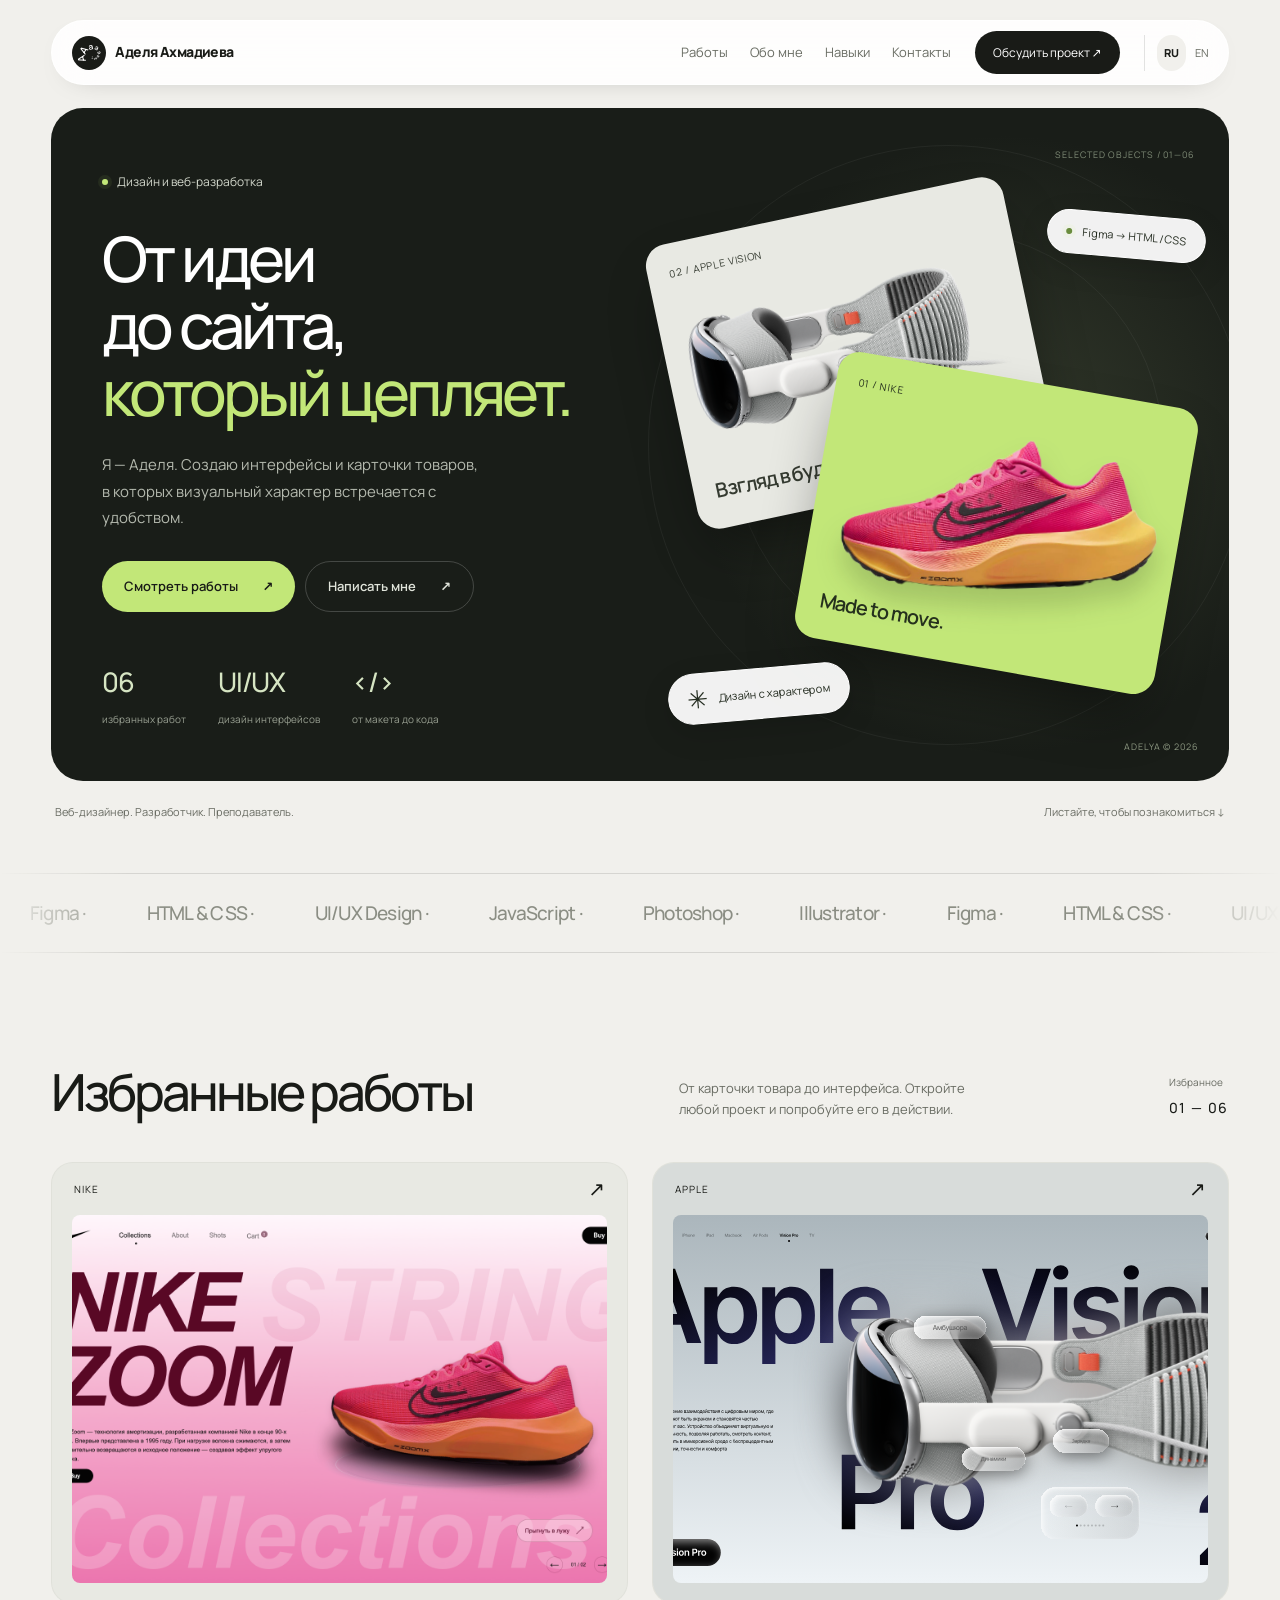
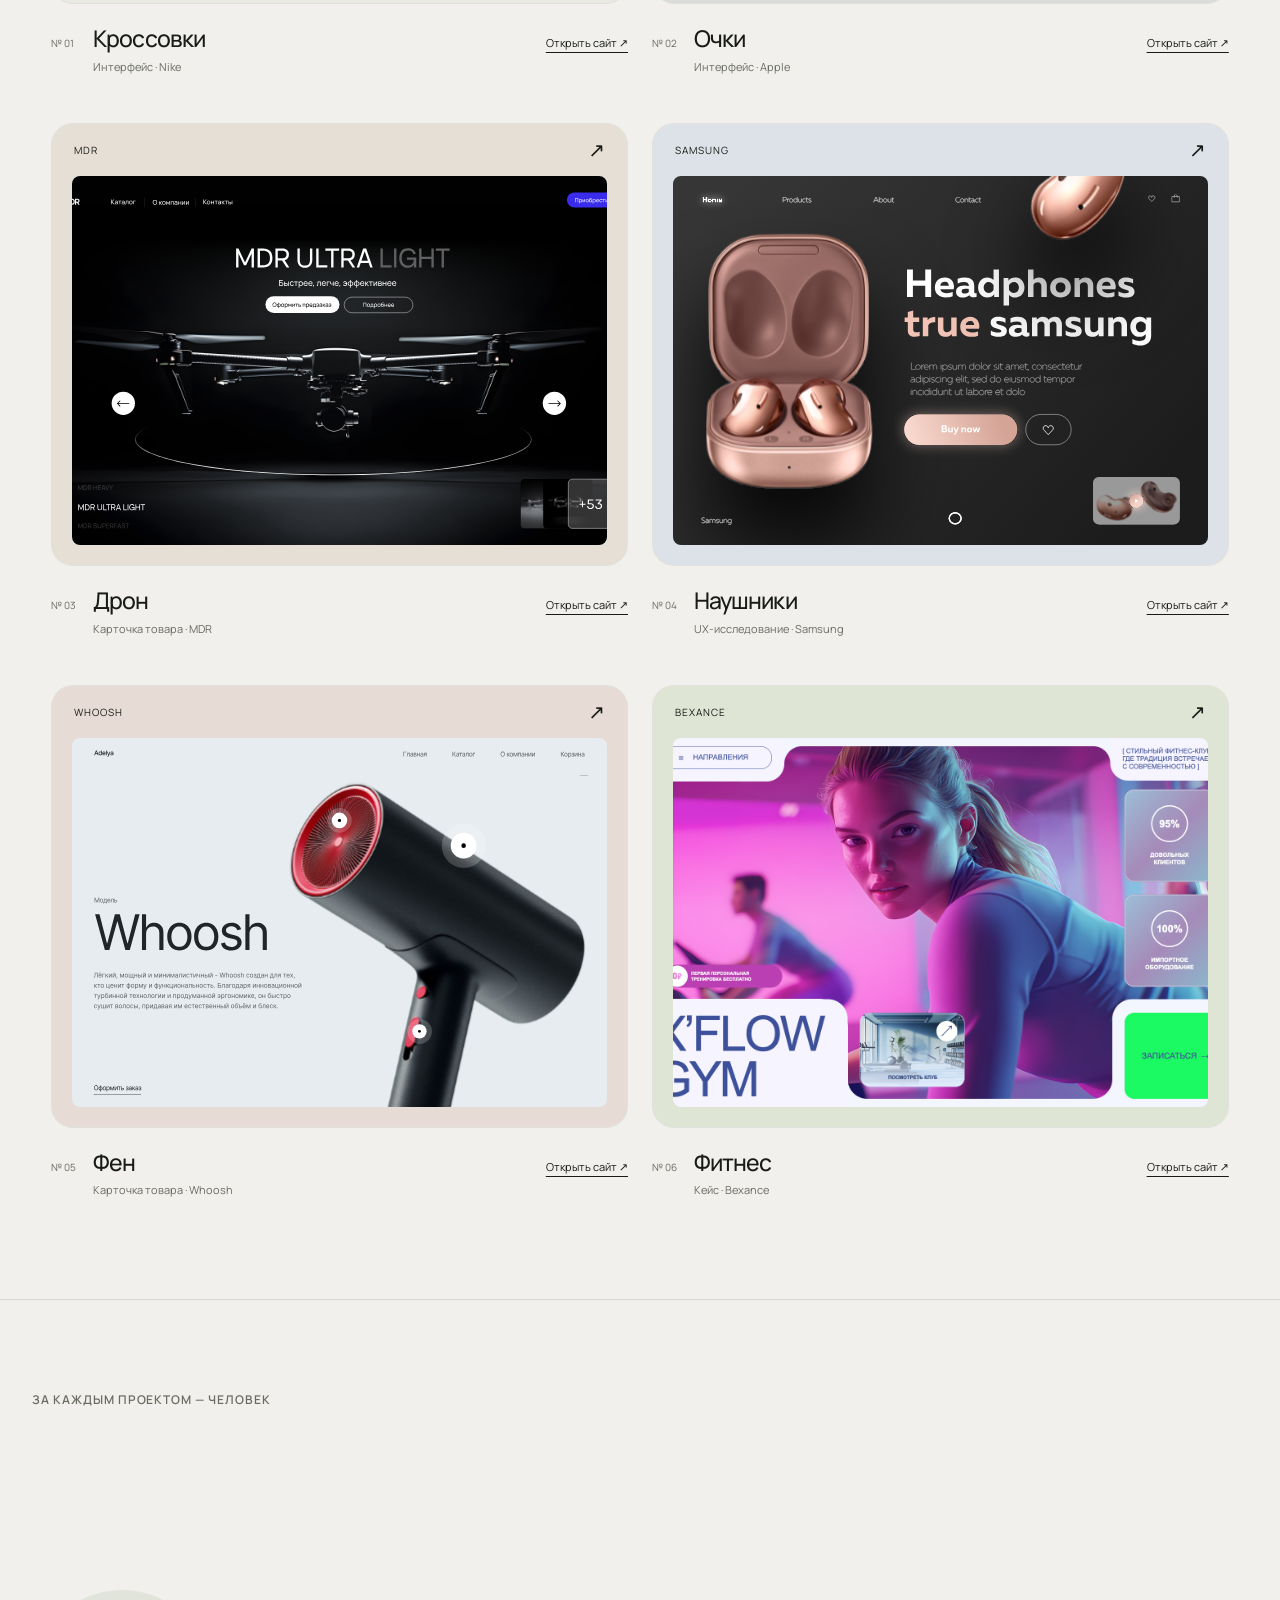
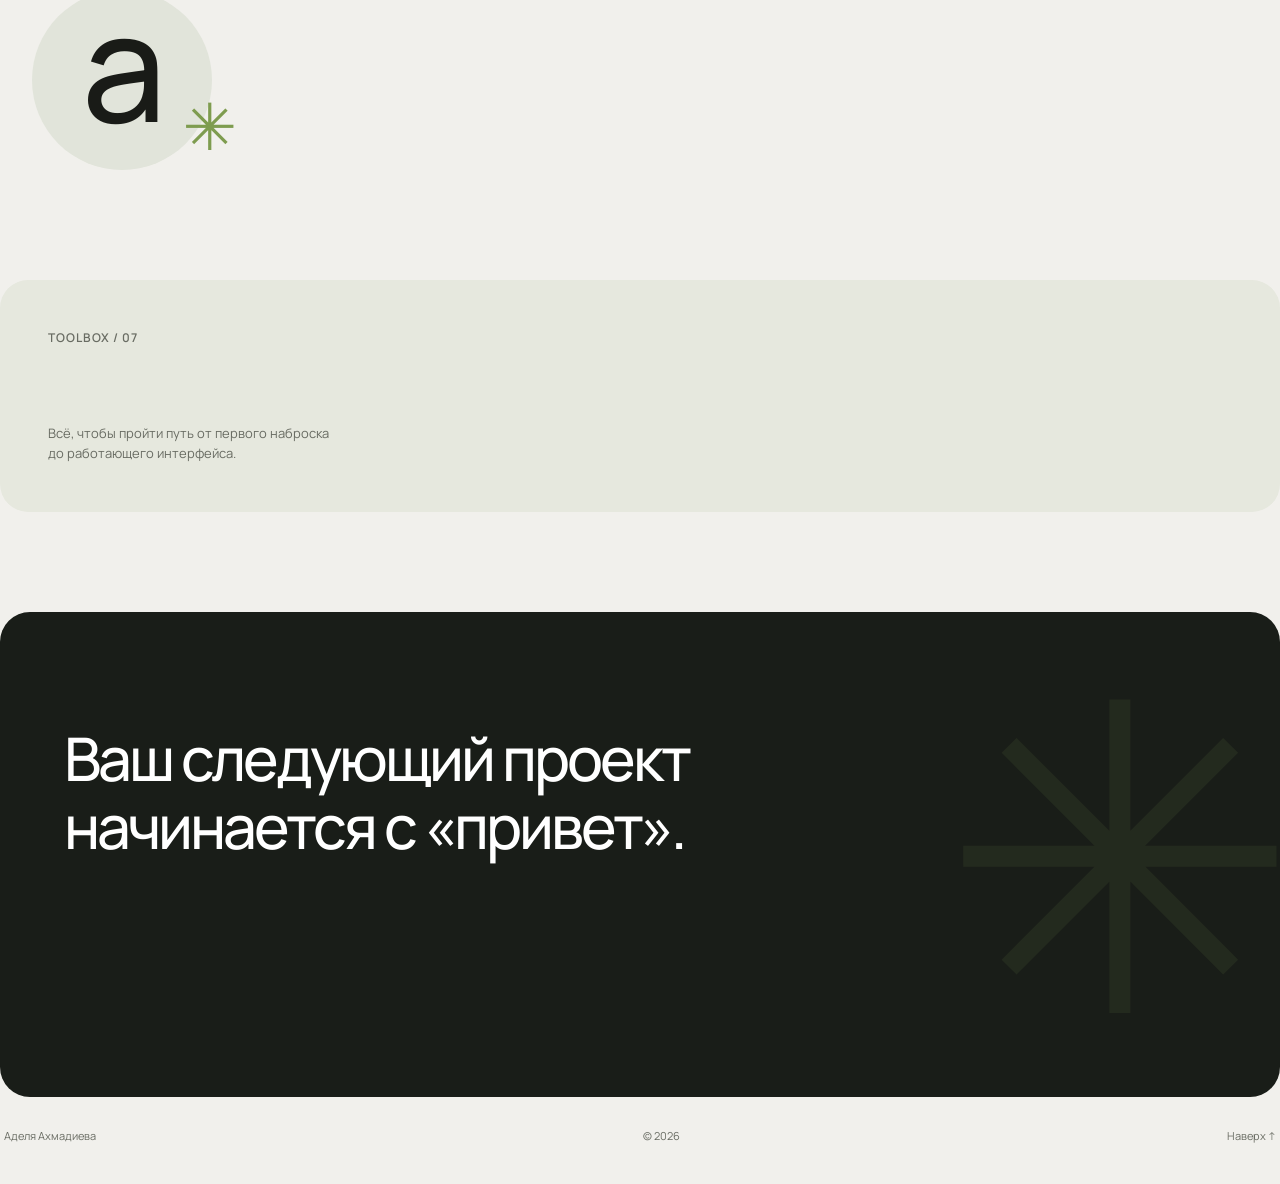
<file: index.html>
<!doctype html>
<html lang="ru">
<head>
  <meta charset="utf-8">
  <meta name="viewport" content="width=device-width, initial-scale=1">
  <title>Аделя Ахмадиева — веб-дизайн и разработка</title>
  <meta name="description" content="Портфолио Адели Ахмадиевой: веб-дизайн, интерфейсы, карточки товаров и HTML/CSS-разработка.">
  <link rel="icon" type="image/svg+xml" href="logo.svg">
  <link rel="stylesheet" href="fonts.css">
  <link rel="stylesheet" href="styles.css">
</head>
<body>
  <a class="skip-link" href="#main" data-i18n="skip">К содержимому</a>

  <div id="top"></div>
  <header class="header">
    <a class="logo" href="#top" aria-label="Аделя Ахмадиева">
      <svg class="logo__mark" viewBox="0 0 100 100" aria-hidden="true">
        <circle cx="50" cy="50" r="50" fill="#5C0627"/>
        <g transform="translate(50 50) scale(1.111) translate(-39.79 -42.83)" fill="#FFFFFF" font-family="Unbounded, Arial, sans-serif" font-weight="600">
          <text x="19.09" y="58.28" font-size="27.00" transform="rotate(255.0 19.09 58.28)" text-anchor="middle" dominant-baseline="central">А</text>
          <text x="25.94" y="34.17" font-size="27.00" transform="rotate(303.3 25.94 34.17)" text-anchor="middle" dominant-baseline="central">А</text>
          <text x="45.12" y="24.87" font-size="22.00" transform="rotate(349.0 45.12 24.87)" text-anchor="middle" dominant-baseline="central">а</text>
          <text x="60.22" y="30.06" font-size="17.60" transform="rotate(387.1 60.22 30.06)" text-anchor="middle" dominant-baseline="central">а</text>
          <text x="66.95" y="40.98" font-size="14.08" transform="rotate(422.0 66.95 40.98)" text-anchor="middle" dominant-baseline="central">а</text>
          <text x="65.95" y="51.25" font-size="11.26" transform="rotate(454.5 65.95 51.25)" text-anchor="middle" dominant-baseline="central">а</text>
          <text x="60.39" y="57.47" font-size="9.01" transform="rotate(485.7 60.39 57.47)" text-anchor="middle" dominant-baseline="central">а</text>
          <text x="53.76" y="58.83" font-size="7.21" transform="rotate(516.9 53.76 58.83)" text-anchor="middle" dominant-baseline="central">а</text>
          <text x="48.86" y="56.30" font-size="5.77" transform="rotate(550.2 48.86 56.30)" text-anchor="middle" dominant-baseline="central">а</text>
          <text x="47.54" y="52.05" font-size="4.61" transform="rotate(590.2 47.54 52.05)" text-anchor="middle" dominant-baseline="central">а</text>
        </g>
      </svg>
      <span class="logo__name" data-i18n="name">Аделя Ахмадиева</span>
    </a>
    <nav class="nav" id="navigation" aria-label="Основная навигация">
      <a href="#works" data-i18n="navWorks">Работы</a>
      <a href="#about" data-i18n="navAbout">Обо мне</a>
      <a href="#skills" data-i18n="navSkills">Навыки</a>
      <a href="#contact" data-i18n="navContact">Контакты</a>
    </nav>
    <a class="header__contact" href="#contact" data-i18n="discuss">Обсудить проект ↗</a>
    <div class="lang" role="group" aria-label="Language">
      <button type="button" data-lang="ru" aria-pressed="true">RU</button>
      <button type="button" data-lang="en" aria-pressed="false">EN</button>
    </div>
    <button class="menu-toggle" type="button" aria-controls="navigation" aria-expanded="false" aria-label="Открыть меню"><span></span><span></span></button>
  </header>

  <main id="main">
    <section class="hero" aria-labelledby="hero-title">
      <div class="hero__slab">
        <div class="hero__copy">
          <p class="hero__kicker"><span class="status-dot"></span><span data-i18n="kicker">Дизайн и веб-разработка</span></p>
          <h1 class="hero__title" id="hero-title"><span data-i18n="hero1">От идеи</span> <span data-i18n="hero2">до сайта,</span> <span class="hero__accent" data-i18n="hero3">который цепляет.</span></h1>
          <p class="hero__intro" data-i18n="intro">Я — Аделя. Создаю интерфейсы и карточки товаров, в которых визуальный характер встречается с удобством.</p>
          <div class="hero__actions">
            <a class="button button--lime" href="#works"><span data-i18n="cta">Смотреть работы</span><span aria-hidden="true">↗</span></a>
            <a class="button button--ghost" href="https://t.me/akh_ar" target="_blank" rel="noopener"><span data-i18n="write">Написать мне</span><span aria-hidden="true">↗</span></a>
          </div>
          <div class="hero__facts"><div><strong>06</strong><span data-i18n="factWorks">избранных работ</span></div><div><strong>UI/UX</strong><span data-i18n="factDesign">дизайн интерфейсов</span></div><div><strong>&lt;/&gt;</strong><span data-i18n="factCode">от макета до кода</span></div></div>
        </div>
        <div class="hero__visual" aria-hidden="true">
          <div class="orbit orbit--one"></div><div class="orbit orbit--two"></div>
          <span class="visual-label">SELECTED OBJECTS / 01—06</span>
          <div class="object-card object-card--vision"><span>02 / APPLE VISION</span><img src="demos/assets/vision.png" alt="" fetchpriority="high"><b>Взгляд в будущее.</b></div>
          <div class="object-card object-card--nike"><span>01 / NIKE</span><img src="demos/assets/nike-shoe.png" alt="" fetchpriority="high"><b>Made to move.</b></div>
          <div class="floating-tag floating-tag--top"><span class="status-dot"></span>Figma → HTML / CSS</div>
          <div class="floating-tag floating-tag--bottom"><span class="spark">✳</span><span data-i18n="visualTag">Дизайн с характером</span></div>
          <span class="visual-coordinate">ADELYA © <span class="current-year"></span></span>
        </div>
      </div>
      <div class="hero__caption"><span data-i18n="heroCaption">Веб-дизайнер. Разработчик. Преподаватель.</span><a href="#works"><span data-i18n="scroll">Листайте, чтобы познакомиться</span> ↓</a></div>
    </section>

    <!-- MARQUEE -->
    <div class="marquee" aria-hidden="true">
      <div class="marquee__track" id="marquee"></div>
    </div>

    <!-- WORKS -->
    <section class="works" id="works">
      <div class="works__sticky">
        <div class="works__head">
          <h2 class="section-title reveal" data-i18n="worksTitle">Избранные работы</h2>
          <p class="works__hint reveal" style="--i:1" data-i18n="worksHint">От карточки товара до интерфейса. Откройте любой проект и попробуйте его в действии.</p>
          <span class="works__total"><span data-i18n="selected">Избранное</span> <b>01 — 06</b></span>
        </div>
        <div class="works__track" id="track" role="region" aria-label="Работы / Portfolio"></div>
      </div>
    </section>

    <!-- ABOUT -->
    <section class="about" id="about">
      <div class="about__heading"><span class="eyebrow" data-i18n="aboutKicker">За каждым проектом — человек</span><h2 class="section-title reveal" data-i18n="aboutTitle">Привет, я Аделя.</h2><div class="about__monogram" aria-hidden="true">а<span>✳</span></div></div><div class="about__content">
      <p class="about__lead reveal" style="--i:1" data-i18n="aboutLead">Рисую макеты в Figma и верстаю их на HTML и CSS. Работаю в штате и на фрилансе, а ещё учу детей основам веб-разработки.</p>
      <ol class="principles">
        <li class="reveal" style="--i:1">
          <span class="principles__num">01</span>
          <h3 data-i18n="p1Title">В найме</h3>
          <p data-i18n="p1Text">Интерфейсы и сайты в роли штатного специалиста.</p>
        </li>
        <li class="reveal" style="--i:2">
          <span class="principles__num">02</span>
          <h3 data-i18n="p2Title">Фриланс</h3>
          <p data-i18n="p2Text">Проекты для блогеров и экспертов.</p>
        </li>
        <li class="reveal" style="--i:3">
          <span class="principles__num">03</span>
          <h3 data-i18n="p3Title">Преподаю</h3>
          <p data-i18n="p3Text">Основы веб-разработки для детей.</p>
        </li>
      </ol>
      </div>
    </section>

    <!-- SKILLS -->
    <section class="skills" id="skills">
      <div class="skills__heading"><span class="eyebrow">TOOLBOX / 07</span><h2 class="section-title reveal" data-i18n="skillsTitle">Мои инструменты</h2><p data-i18n="skillsIntro">Всё, чтобы пройти путь от первого наброска до работающего интерфейса.</p></div>
      <ul class="skills__list">
        <li class="reveal" style="--i:0">HTML</li>
        <li class="reveal" style="--i:1">CSS</li>
        <li class="reveal" style="--i:2">JavaScript</li>
        <li class="reveal" style="--i:3">Figma</li>
        <li class="reveal" style="--i:4">Adobe Photoshop</li>
        <li class="reveal" style="--i:5">Adobe Illustrator</li>
        <li class="reveal" style="--i:6">UI/UX</li>
      </ul>
    </section>

    <!-- CONTACT -->
    <section class="contact" id="contact">
      <p class="contact__kicker reveal" data-i18n="contactKicker">Давайте создадим что-то классное.</p>
      <h2 class="contact__title" data-i18n="contactTitle">Ваш следующий проект<br>начинается с «привет».</h2>
      <a class="contact__big reveal" style="--i:1" href="mailto:adelya0803@list.ru">adelya0803@list.ru</a>
      <div class="contact__decoration" aria-hidden="true">✳</div>
      <div class="contact__links reveal" style="--i:2">
        <a href="https://t.me/akh_ar" target="_blank" rel="noopener">Telegram <span aria-hidden="true">↗</span></a>
        <a href="https://vk.ru/id670617482" target="_blank" rel="noopener">VK <span aria-hidden="true">↗</span></a>
      </div>
    </section>
  </main>

  <footer class="footer">
    <span data-i18n="name">Аделя Ахмадиева</span>
    <span>© <span id="year"></span></span>
    <a href="#top" data-i18n="toTop">Наверх ↑</a>
  </footer>

  <!-- LIGHTBOX -->
  <div class="lightbox" id="lightbox" hidden role="dialog" aria-modal="true" aria-labelledby="lbTitle">
    <div class="lightbox__head">
      <p class="lightbox__label"><span id="lbNum"></span><b id="lbTitle"></b><span id="lbMeta"></span></p>
      <div class="lightbox__controls">
        <button type="button" id="lbPrev" aria-label="Предыдущая работа">←</button>
        <button type="button" id="lbNext" aria-label="Следующая работа">→</button>
        <button type="button" id="lbClose" aria-label="Закрыть">✕</button>
      </div>
    </div>
    <div class="lightbox__body" id="lbBody"></div>
  </div>


  <noscript><p class="noscript-note">Для интерактивной галереи включите JavaScript. <a href="demos/nike.html">Nike</a> · <a href="demos/vision.html">Apple Vision</a> · <a href="demos/drone.html">MDR</a> · <a href="demos/buds.html">Samsung</a> · <a href="demos/dryer.html">Whoosh</a> · <a href="demos/fitness.html">Bexance</a></p></noscript>
  <script src="script.js"></script>
</body>
</html>
</file>
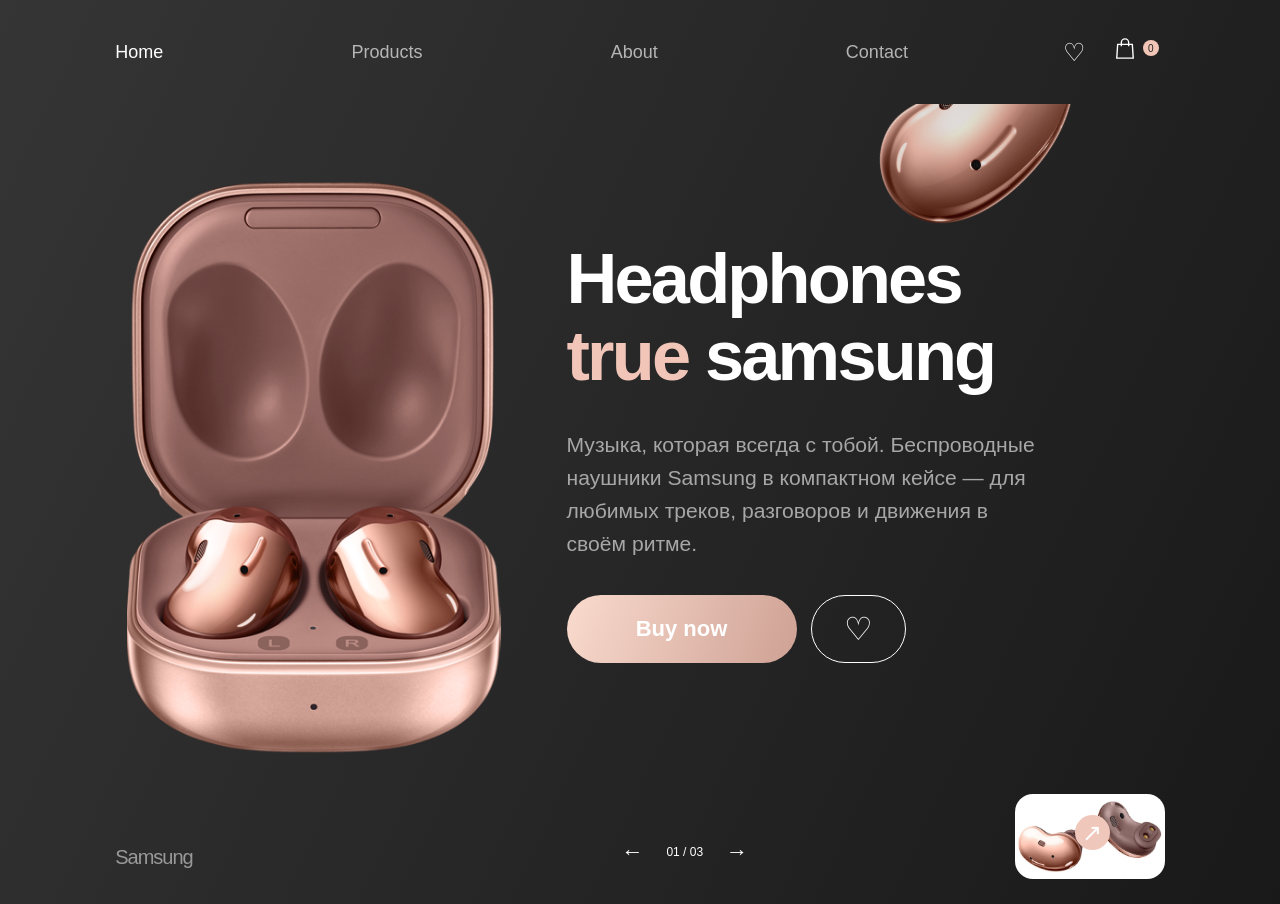
<file: demos/buds.html>
<!doctype html>
<html lang="ru"><head><meta charset="utf-8"><meta name="viewport" content="width=device-width,initial-scale=1"><meta name="color-scheme" content="light"><title>Samsung Headphones — Аделя Ахмадиева</title><link rel="stylesheet" href="demo.css"><script src="demo.js" defer></script></head><body class="buds" data-project="buds">

<header class="site-nav"><nav aria-label="Меню Samsung"><button class="active" data-action="home">Home</button><button data-action="catalog">Products</button><button data-action="about">About</button><button data-action="contact">Contact</button></nav><div class="action-row"><button class="icon-button" data-action="favorites" aria-label="Избранное">♡</button><button class="icon-button" data-action="cart" aria-label="Корзина"><svg width="22" height="24" viewBox="0 0 24 26" fill="none" aria-hidden="true"><path d="M4 8h16l1 15H3L4 8Z" stroke="currentColor" stroke-width="1.5"/><path d="M8 10V6a4 4 0 0 1 8 0v4" stroke="currentColor" stroke-width="1.5"/></svg> <span class="cart-count">0</span></button></div></header>
<main class="buds-hero"><button class="buds-product image-button" data-action="gallery" aria-label="Рассмотреть наушники Samsung"><img class="main-product" src="assets/buds-case.png" alt="Бронзовые наушники Samsung в открытом кейсе"></button><div class="buds-content"><h1>Headphones<br><span>true</span> samsung</h1><p>Музыка, которая всегда с тобой. Беспроводные наушники Samsung в компактном кейсе — для любимых треков, разговоров и движения в своём ритме.</p><div class="action-row"><button class="pill peach" data-action="buy">Buy now</button><button class="pill outline favorite-button" data-action="favorite" aria-label="Добавить в избранное" aria-pressed="false">♡</button></div></div><img class="buds-floating" src="assets/buds-single.png" alt="" aria-hidden="true"><span class="buds-brand">Samsung</span><div class="buds-pager"><button data-action="previous" aria-label="Предыдущее изображение">←</button><span data-slide-label>01 / 03</span><button data-action="next" aria-label="Следующее изображение">→</button></div><button class="buds-preview" data-action="gallery" aria-label="Обзор наушников"><img src="assets/buds-gallery.png" alt="Наушники с двух сторон"><span>↗</span></button></main><dialog id="demoDialog" aria-labelledby="dialogTitle"><div class="dialog-head"><h2 id="dialogTitle"></h2><button type="button" class="dialog-close" data-action="close" aria-label="Закрыть">✕</button></div><div id="dialogBody"></div></dialog><div class="toast" id="toast" role="status" aria-live="polite"></div></body></html>
</file>
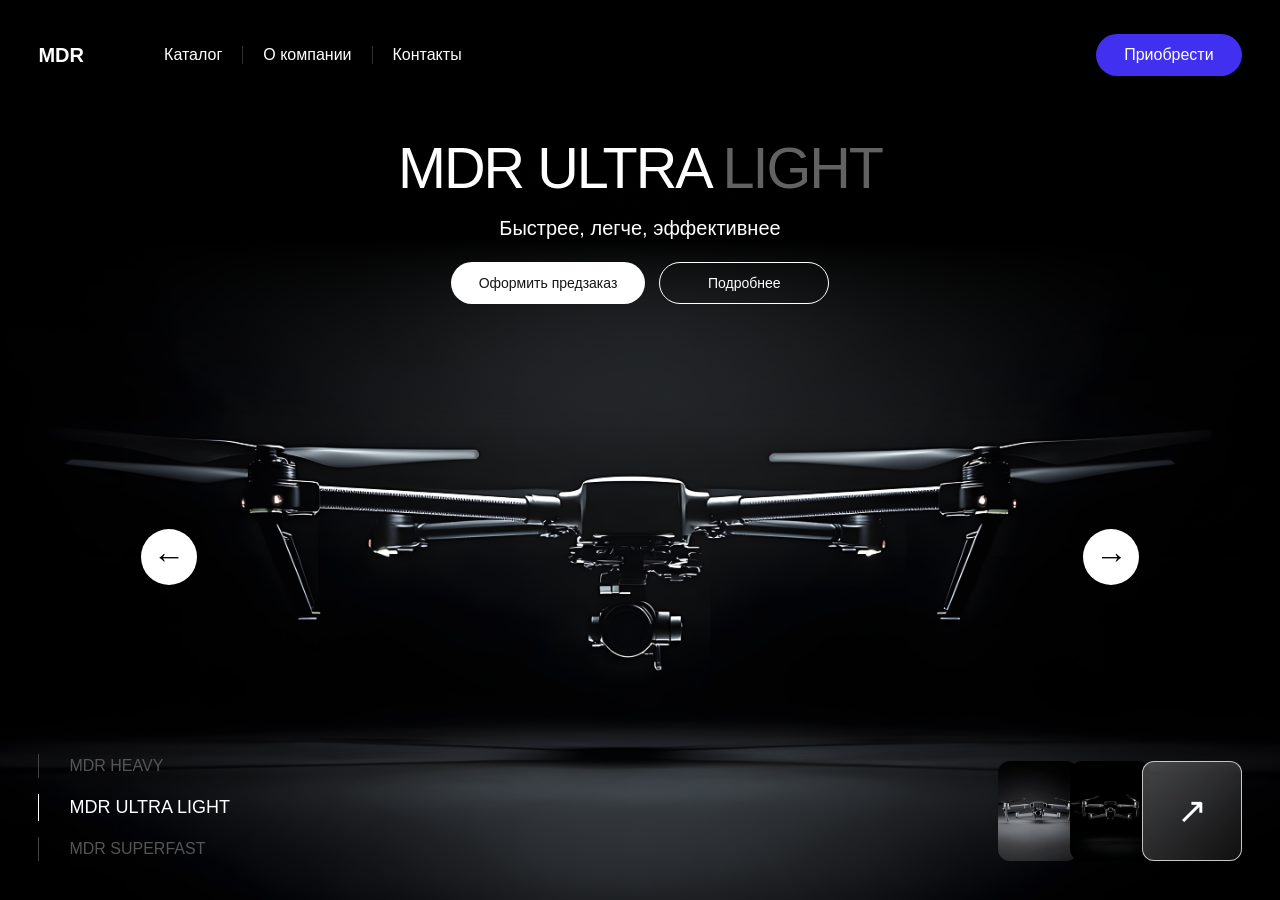
<file: demos/drone.html>
<!doctype html>
<html lang="ru"><head><meta charset="utf-8"><meta name="viewport" content="width=device-width,initial-scale=1"><meta name="color-scheme" content="light"><title>MDR Ultra Light — Аделя Ахмадиева</title><link rel="stylesheet" href="demo.css"><script src="demo.js" defer></script></head><body class="drone" data-project="drone">

<header class="site-nav"><button class="brand" data-action="home">MDR</button><nav aria-label="Меню MDR"><button data-action="catalog">Каталог</button><button data-action="about">О компании</button><button data-action="contact">Контакты</button></nav><button class="pill purple" data-action="buy">Приобрести</button></header>
<main class="drone-hero"><div class="drone-intro"><h1 data-model-title>MDR ULTRA <span>LIGHT</span></h1><p data-model-copy>Быстрее, легче, эффективнее</p><div class="action-row"><button class="pill light" data-action="buy">Оформить предзаказ</button><button class="pill outline" data-action="about">Подробнее</button></div></div><button class="drone-arrow prev" data-action="previous" aria-label="Предыдущая модель">←</button><button class="drone-arrow next" data-action="next" aria-label="Следующая модель">→</button><nav class="drone-models" aria-label="Модели дронов"><button data-action="model" data-model="0">MDR HEAVY</button><button data-action="model" data-model="1" aria-pressed="true">MDR ULTRA LIGHT</button><button data-action="model" data-model="2">MDR SUPERFAST</button></nav><div class="drone-thumbs"><button data-action="gallery" aria-label="Галерея дрона"><img src="assets/drone-detail-1.jpg" alt="Дрон — вид сбоку"></button><button data-action="gallery" aria-label="Галерея дрона, второй ракурс"><img src="assets/drone-detail-2.jpg" alt="Дрон — детали"></button><button class="glass" data-action="gallery" aria-label="Открыть все изображения">↗</button></div></main><dialog id="demoDialog" aria-labelledby="dialogTitle"><div class="dialog-head"><h2 id="dialogTitle"></h2><button type="button" class="dialog-close" data-action="close" aria-label="Закрыть">✕</button></div><div id="dialogBody"></div></dialog><div class="toast" id="toast" role="status" aria-live="polite"></div></body></html>
</file>
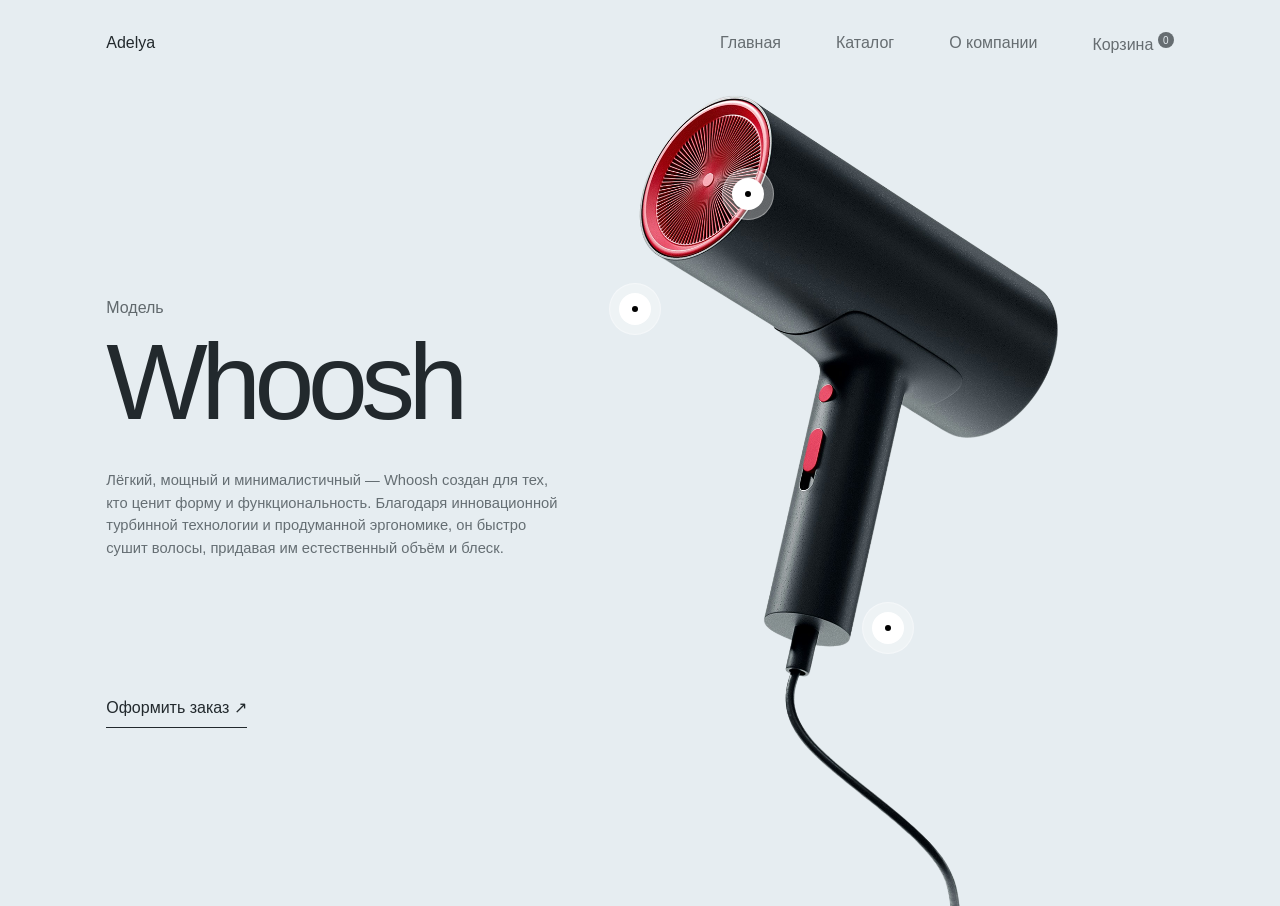
<file: demos/dryer.html>
<!doctype html>
<html lang="ru"><head><meta charset="utf-8"><meta name="viewport" content="width=device-width,initial-scale=1"><meta name="color-scheme" content="light"><title>Whoosh — Аделя Ахмадиева</title><link rel="stylesheet" href="demo.css"><script src="demo.js" defer></script></head><body class="dryer" data-project="dryer">

<header class="site-nav"><button class="brand" data-action="home">Adelya</button><nav aria-label="Меню Whoosh"><button data-action="home">Главная</button><button data-action="catalog">Каталог</button><button data-action="about">О компании</button><button data-action="cart">Корзина <span class="cart-count">0</span></button></nav></header>
<main class="dryer-hero"><div class="dryer-content"><span>Модель</span><h1>Whoosh</h1><p>Лёгкий, мощный и минималистичный — Whoosh создан для тех, кто ценит форму и функциональность. Благодаря инновационной турбинной технологии и продуманной эргономике, он быстро сушит волосы, придавая им естественный объём и блеск.</p><button class="text-button" data-action="buy">Оформить заказ ↗</button></div><div class="dryer-product"><img src="assets/dryer.png" alt="Чёрный фен Whoosh с красными деталями"><button class="dot-button dot-motor" data-action="detail" data-detail="motor" aria-label="Узнать о турбинной технологии"><span></span></button><button class="dot-button dot-air" data-action="detail" data-detail="air" aria-label="Узнать о потоке воздуха"><span></span></button><button class="dot-button dot-control" data-action="detail" data-detail="control" aria-label="Узнать об управлении"><span></span></button></div></main><dialog id="demoDialog" aria-labelledby="dialogTitle"><div class="dialog-head"><h2 id="dialogTitle"></h2><button type="button" class="dialog-close" data-action="close" aria-label="Закрыть">✕</button></div><div id="dialogBody"></div></dialog><div class="toast" id="toast" role="status" aria-live="polite"></div></body></html>
</file>
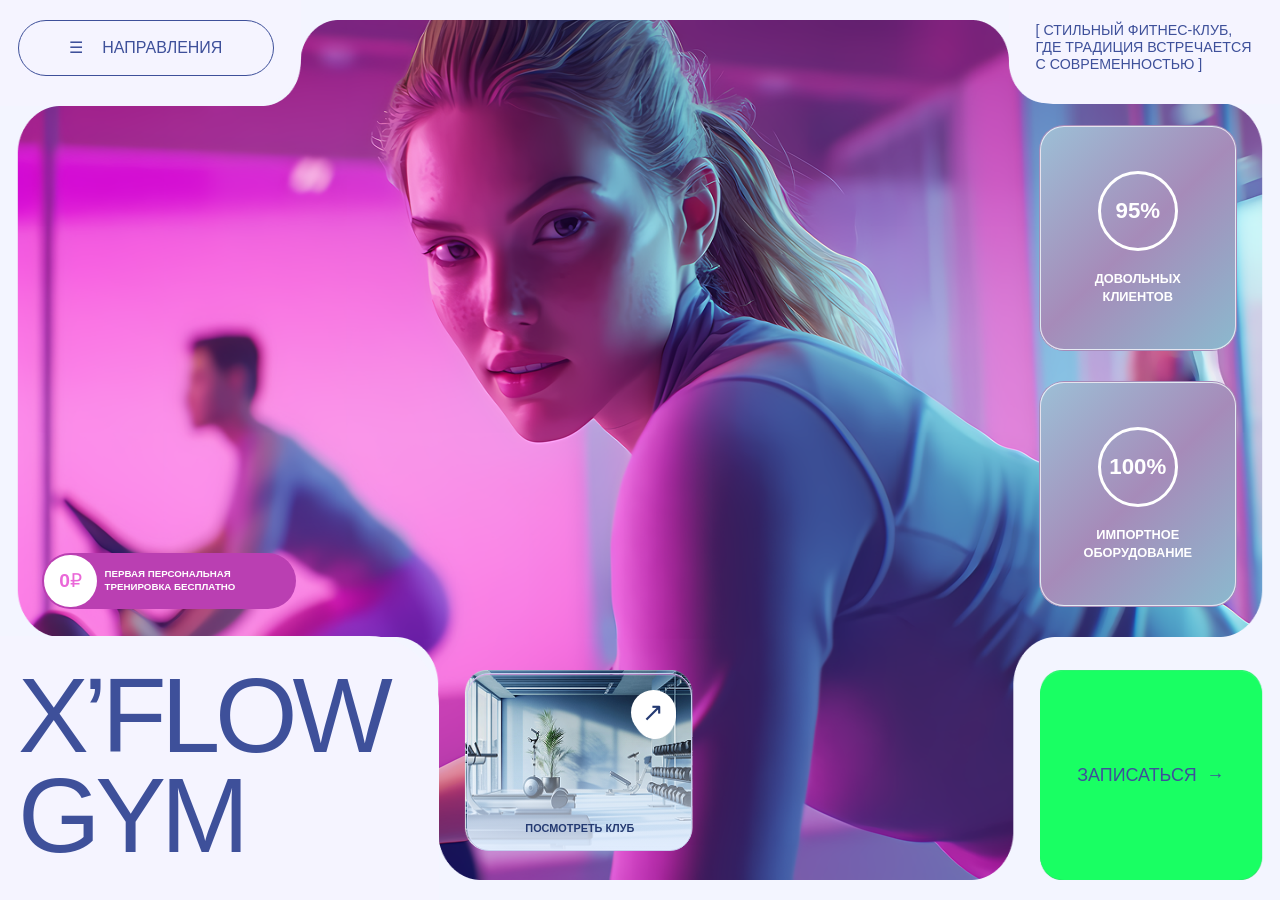
<file: demos/fitness.html>
<!doctype html>
<html lang="ru"><head><meta charset="utf-8"><meta name="viewport" content="width=device-width,initial-scale=1"><meta name="color-scheme" content="light"><title>X’Flow Gym — Аделя Ахмадиева</title><link rel="stylesheet" href="demo.css"><script src="demo.js" defer></script></head><body class="fitness" data-project="fitness">

<main class="fitness-hero"><div class="fitness-photo" role="img" aria-label="Девушка в фитнес-клубе с розовым и голубым освещением"></div><header class="fitness-nav"><button class="fitness-directions" data-action="directions">☰ <span>НАПРАВЛЕНИЯ</span></button><p>[ СТИЛЬНЫЙ ФИТНЕС-КЛУБ,<br>ГДЕ ТРАДИЦИЯ ВСТРЕЧАЕТСЯ<br>С СОВРЕМЕННОСТЬЮ ]</p></header><div class="fitness-stats"><button class="fitness-stat glass" data-action="reviews"><strong>95%</strong><span>ДОВОЛЬНЫХ<br>КЛИЕНТОВ</span></button><button class="fitness-stat glass" data-action="equipment"><strong>100%</strong><span>ИМПОРТНОЕ<br>ОБОРУДОВАНИЕ</span></button></div><button class="fitness-free" data-action="booking"><b>0₽</b><span>ПЕРВАЯ ПЕРСОНАЛЬНАЯ<br>ТРЕНИРОВКА БЕСПЛАТНО</span></button><h1 class="fitness-title">X’FLOW<br>GYM</h1><button class="fitness-tour" data-action="tour" aria-label="Посмотреть клуб"><span>↗</span>ПОСМОТРЕТЬ КЛУБ</button><button class="fitness-book" data-action="booking">ЗАПИСАТЬСЯ <span>→</span></button></main><dialog id="demoDialog" aria-labelledby="dialogTitle"><div class="dialog-head"><h2 id="dialogTitle"></h2><button type="button" class="dialog-close" data-action="close" aria-label="Закрыть">✕</button></div><div id="dialogBody"></div></dialog><div class="toast" id="toast" role="status" aria-live="polite"></div></body></html>
</file>
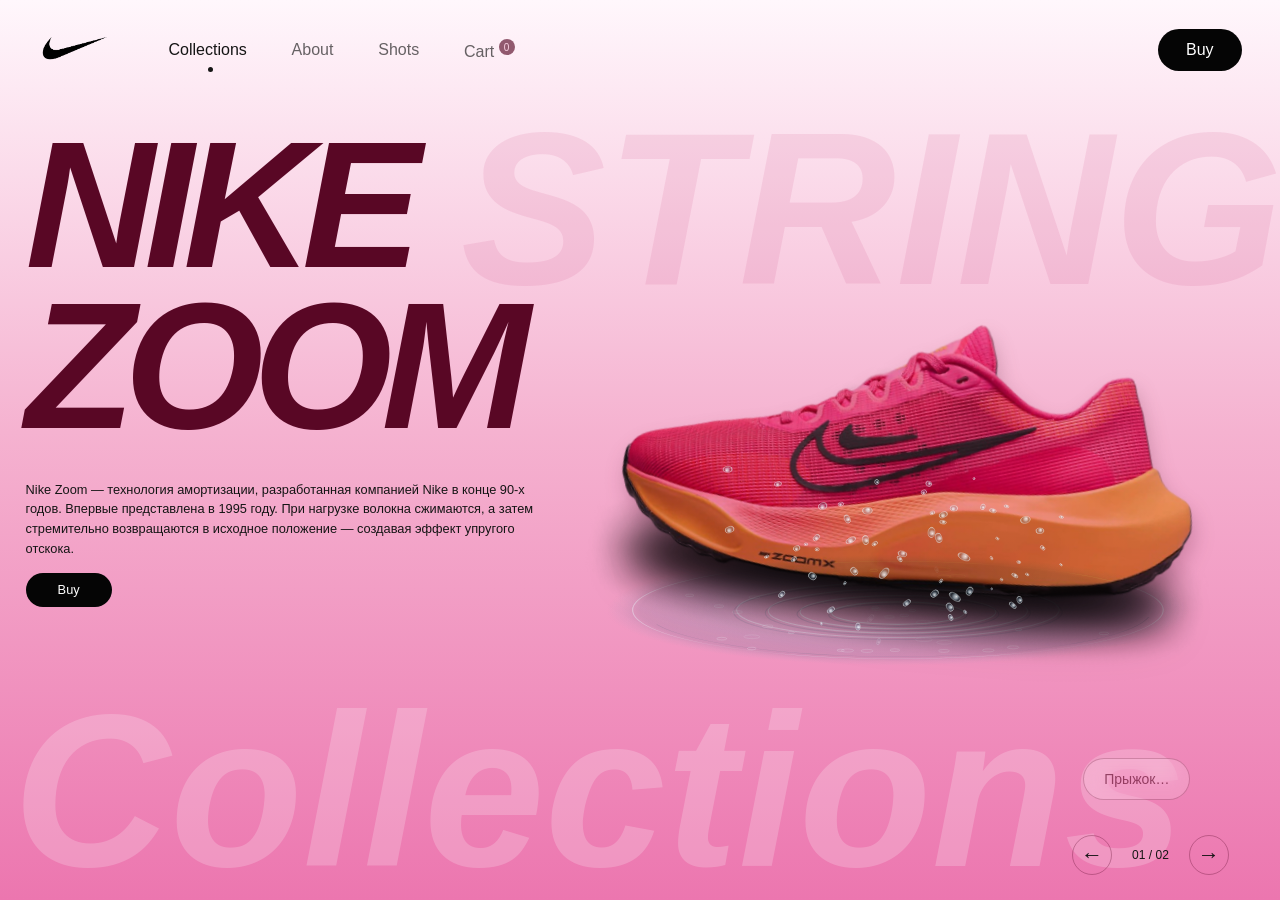
<file: demos/nike.html>
<!doctype html>
<html lang="ru"><head><meta charset="utf-8"><meta name="viewport" content="width=device-width,initial-scale=1"><meta name="color-scheme" content="light"><title>Nike Zoom — Аделя Ахмадиева</title><link rel="stylesheet" href="demo.css"><script src="demo.js" defer></script></head><body class="nike" data-project="nike">

<header class="site-nav"><button class="brand nike-brand" data-action="home" aria-label="Nike — главная"><img src="assets/nike-logo.png" alt="Nike"></button><nav aria-label="Меню Nike"><button data-action="catalog" class="active">Collections</button><button data-action="about">About</button><button data-action="gallery">Shots</button><button data-action="cart">Cart <span class="cart-count">0</span></button></nav><button class="pill dark" data-action="buy">Buy</button></header>
<main class="nike-hero"><canvas class="nike-water nike-water-back" aria-hidden="true"></canvas><canvas class="nike-water nike-water-front" aria-hidden="true"></canvas><span class="nike-backword" aria-hidden="true">STRING</span><h1>NIKE<br>ZOOM</h1><div class="nike-copy"><p>Nike Zoom — технология амортизации, разработанная компанией Nike в конце 90-х годов. Впервые представлена в 1995 году. При нагрузке волокна сжимаются, а затем стремительно возвращаются в исходное положение — создавая эффект упругого отскока.</p><button class="pill dark" data-action="buy">Buy</button></div><span class="nike-collection" aria-hidden="true">Collections</span><button class="nike-product image-button" data-action="gallery" aria-label="Рассмотреть Nike Zoom"><img src="assets/nike-shoe-source.png" alt="Розовые кроссовки Nike Zoom с жёлтой подошвой"></button><button type="button" class="nike-jump" id="nikeJump">Прыгнуть в лужу <span aria-hidden="true">↗</span></button><div class="nike-gallery"><button data-action="previous" aria-label="Уменьшить кроссовок">←</button><span data-slide-label>01 / 02</span><button data-action="next" aria-label="Приблизить кроссовок">→</button></div></main><dialog id="demoDialog" aria-labelledby="dialogTitle"><div class="dialog-head"><h2 id="dialogTitle"></h2><button type="button" class="dialog-close" data-action="close" aria-label="Закрыть">✕</button></div><div id="dialogBody"></div></dialog><div class="toast" id="toast" role="status" aria-live="polite"></div><script src="nike-water.js" defer></script></body></html>
</file>
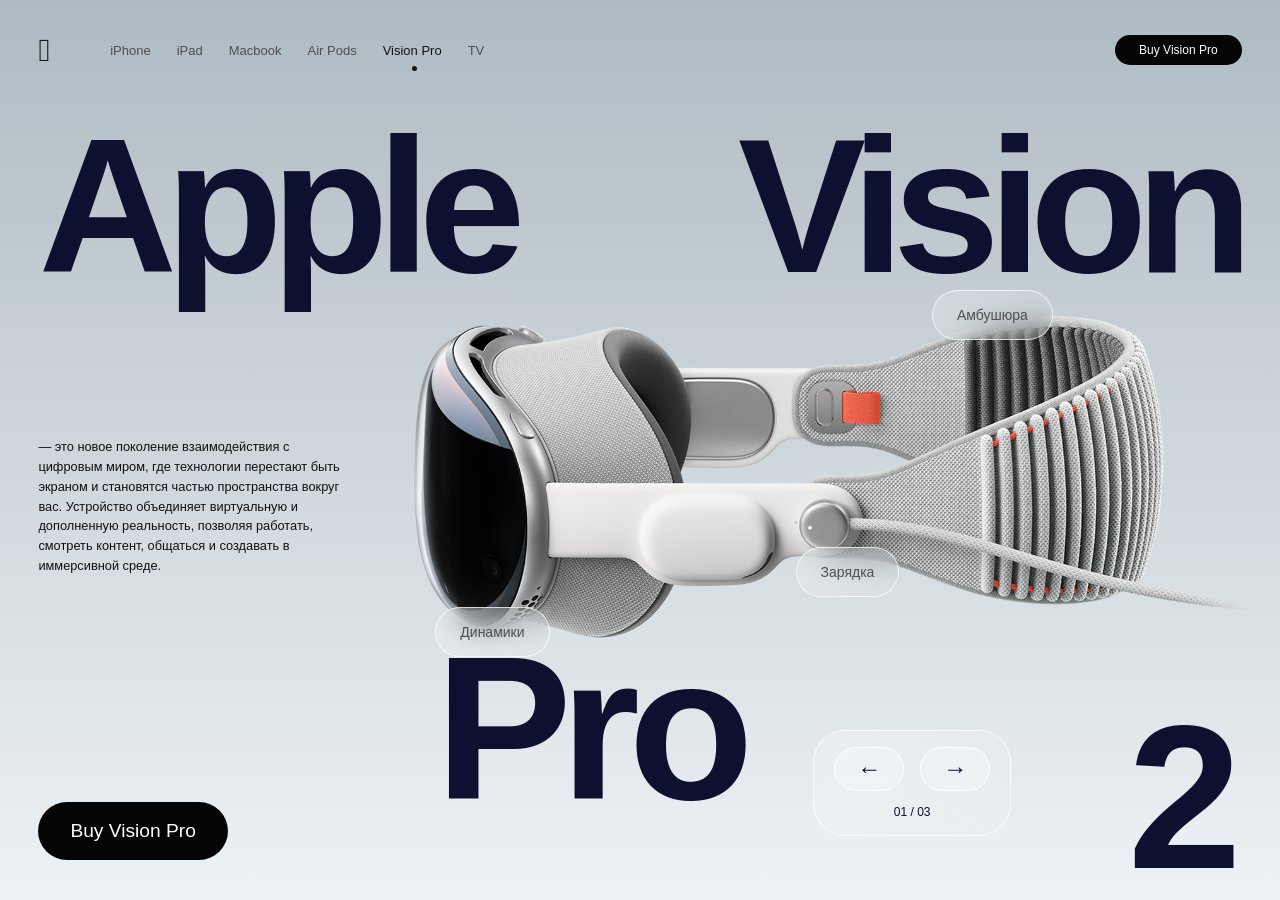
<file: demos/vision.html>
<!doctype html>
<html lang="ru"><head><meta charset="utf-8"><meta name="viewport" content="width=device-width,initial-scale=1"><meta name="color-scheme" content="light"><title>Apple Vision Pro — Аделя Ахмадиева</title><link rel="stylesheet" href="demo.css"><script src="demo.js" defer></script></head><body class="vision" data-project="vision">

<header class="site-nav"><button class="brand apple-brand" data-action="home" aria-label="Apple — главная"></button><nav aria-label="Продукты Apple"><button data-action="product" data-product="iPhone">iPhone</button><button data-action="product" data-product="iPad">iPad</button><button data-action="product" data-product="Macbook">Macbook</button><button data-action="product" data-product="Air Pods">Air Pods</button><button class="active" data-action="home">Vision Pro</button><button data-action="product" data-product="TV">TV</button></nav><button class="pill dark" data-action="buy">Buy Vision Pro</button></header>
<main class="vision-hero"><h1>Apple <span>Vision</span><span class="vision-pro">Pro</span></h1><p class="vision-copy">— это новое поколение взаимодействия с цифровым миром, где технологии перестают быть экраном и становятся частью пространства вокруг вас. Устройство объединяет виртуальную и дополненную реальность, позволяя работать, смотреть контент, общаться и создавать в иммерсивной среде.</p><div class="vision-product"><img class="main-product" src="assets/vision.png" alt="Гарнитура Apple Vision Pro"><button class="glass hotspot vision-cushion" data-action="detail" data-detail="cushion">Амбушюра</button><button class="glass hotspot vision-speaker" data-action="detail" data-detail="speaker">Динамики</button><button class="glass hotspot vision-charge" data-action="detail" data-detail="charge">Зарядка</button></div><button class="pill dark vision-buy" data-action="buy">Buy Vision Pro</button><div class="vision-pager glass"><div><button data-action="previous" aria-label="Предыдущий ракурс">←</button><button data-action="next" aria-label="Следующий ракурс">→</button></div><span data-slide-label>01 / 03</span></div><span class="vision-number" aria-hidden="true">2</span></main><dialog id="demoDialog" aria-labelledby="dialogTitle"><div class="dialog-head"><h2 id="dialogTitle"></h2><button type="button" class="dialog-close" data-action="close" aria-label="Закрыть">✕</button></div><div id="dialogBody"></div></dialog><div class="toast" id="toast" role="status" aria-live="polite"></div></body></html>
</file>
<file: fonts.css>
@font-face {
  font-family: 'Manrope';
  font-style: normal;
  font-weight: 400;
  font-display: swap;
  src: url(assets/fonts/manrope-400.ttf) format('truetype');
}
@font-face {
  font-family: 'Manrope';
  font-style: normal;
  font-weight: 500;
  font-display: swap;
  src: url(assets/fonts/manrope-500.ttf) format('truetype');
}
@font-face {
  font-family: 'Manrope';
  font-style: normal;
  font-weight: 600;
  font-display: swap;
  src: url(assets/fonts/manrope-600.ttf) format('truetype');
}
@font-face {
  font-family: 'Manrope';
  font-style: normal;
  font-weight: 700;
  font-display: swap;
  src: url(assets/fonts/manrope-700.ttf) format('truetype');
}
@font-face {
  font-family: 'Manrope';
  font-style: normal;
  font-weight: 800;
  font-display: swap;
  src: url(assets/fonts/manrope-800.ttf) format('truetype');
}
</file>
<file: styles.css>
:root{--bg:#f1f0ec;--paper:#fff;--ink:#191b17;--muted:#696c63;--lime:#c2e778;--line:rgba(25,27,23,.12);--gutter:clamp(18px,4vw,64px);--ease:cubic-bezier(.22,.7,.18,1);--font:'Manrope',system-ui,sans-serif}
*,*::before,*::after{box-sizing:border-box}html{scroll-behavior:smooth;scroll-padding-top:112px}body{margin:0;background:var(--bg);color:var(--ink);font:16px/1.6 var(--font);-webkit-font-smoothing:antialiased}a{color:inherit;text-decoration:none}button{font:inherit;color:inherit;cursor:pointer;border:0;background:none}img{display:block;max-width:100%}h1,h2,h3,p{margin:0}button,a{-webkit-tap-highlight-color:transparent}::selection{background:var(--lime);color:var(--ink)}:focus-visible{outline:3px solid #688b27;outline-offset:5px}[hidden]{display:none!important}.skip-link{position:fixed;top:-80px;left:24px;background:var(--lime);padding:12px 20px;border-radius:12px;z-index:200}.skip-link:focus{top:12px}.eyebrow{display:block;font-size:12px;font-weight:600;letter-spacing:.08em;text-transform:uppercase;color:var(--muted)}
.header{position:fixed;top:20px;left:var(--gutter);right:var(--gutter);max-width:1320px;margin:auto;z-index:50;display:flex;gap:24px;align-items:center;padding:10px 12px 10px 20px;background:rgba(255,255,255,.87);border:1px solid rgba(255,255,255,.8);border-radius:60px;backdrop-filter:blur(20px);box-shadow:0 8px 30px -22px #0006;transition:transform .4s var(--ease)}.header.is-hidden{transform:translateY(-150%)}.logo{display:flex;align-items:center;gap:9px;white-space:nowrap}.logo__mark{width:34px;height:34px}.logo__mark circle{fill:var(--ink)}.logo__mark g{font-family:var(--font)}.logo__name{font-size:14px;font-weight:800;letter-spacing:-.04em}.nav{margin-left:auto;display:flex;gap:22px;font-size:13px;color:var(--muted)}.nav a{padding:9px 0}.nav a:hover{color:var(--ink)}.header__contact{background:var(--ink);color:#fff;border-radius:99px;padding:12px 18px;font-size:12px;white-space:nowrap}.header__contact:hover{background:#3e4932}.lang{display:flex;gap:2px;border-left:1px solid var(--line);padding-left:12px}.lang button{font-size:11px;padding:8px 7px;color:var(--muted);border-radius:30px;min-height:36px}.lang button[aria-pressed=true]{background:var(--bg);color:var(--ink);font-weight:800}.menu-toggle{display:none}
.hero{padding:108px var(--gutter) 0;max-width:1448px;margin:auto}.hero__slab{isolation:isolate;position:relative;display:grid;grid-template-columns:1.1fr 1fr;min-height:650px;border-radius:32px;background:#191d18;color:#fff;overflow:hidden}.hero__copy{padding:64px 0 54px clamp(28px,4vw,60px);z-index:2}.hero__kicker{display:flex;gap:9px;align-items:center;color:#d1d6ca;font-size:12px}.status-dot{width:6px;height:6px;border-radius:50%;background:var(--lime);display:inline-block;flex:none;box-shadow:0 0 0 4px #c2e77812}.hero__title{font-size:clamp(42px,4.9vw,75px);font-weight:500;line-height:1.07;letter-spacing:-.065em;margin-top:34px;max-width:650px}.hero__title>span{display:block}.hero__title .hero__accent{color:var(--lime)}.hero__intro{max-width:385px;color:#b4b9ae;font-size:15px;line-height:1.75;margin-top:26px}.hero__actions{display:flex;gap:10px;flex-wrap:wrap;margin-top:30px}.button{display:inline-flex;justify-content:space-between;align-items:center;gap:24px;min-height:50px;padding:14px 22px;border-radius:99px;font-size:13px;font-weight:600;transition:transform .25s,background .25s}.button:hover{transform:translateY(-3px)}.button--lime{background:var(--lime);color:var(--ink)}.button--lime:hover{background:#d3f49c}.button--ghost{border:1px solid #ffffff30;color:#e0e4da}.button--ghost:hover{background:#ffffff0d}.hero__facts{display:flex;gap:32px;margin-top:48px}.hero__facts div{display:flex;flex-direction:column;gap:8px}.hero__facts strong{font-size:27px;color:#d6e5c3;font-weight:500;letter-spacing:-.05em}.hero__facts span{font-size:10px;color:#989f91}.hero__visual{position:relative;min-width:0;background:radial-gradient(ellipse at 60% 50%,#49523c88,transparent 65%);perspective:1000px}.orbit{position:absolute;border:1px solid #ffffff0d;border-radius:50%;width:600px;height:600px;top:50%;left:50%;transform:translate(-50%,-50%)}.orbit--two{width:430px;height:430px}.visual-label{position:absolute;top:40px;right:34px;letter-spacing:.1em;font-size:9px;color:#818d78}.object-card{position:absolute;width:65%;height:290px;border-radius:22px;box-shadow:0 30px 60px -15px #0007;padding:22px;display:flex;flex-direction:column;justify-content:space-between}.object-card>span{font-size:10px;letter-spacing:.08em}.object-card>b{font-weight:600;font-size:20px;letter-spacing:-.05em}.object-card img{width:100%;height:195px;object-fit:contain;min-height:0}.object-card--vision{background:#e8e9e3;color:#353b31;top:100px;left:0;transform:rotate(-12deg)}.object-card--nike{background:var(--lime);color:#25301d;top:270px;right:9%;transform:rotate(10deg)}.object-card--nike img{object-fit:cover;transform:rotate(-12deg) scale(1.02);filter:drop-shadow(0 18px 13px #24311833)}.floating-tag{position:absolute;background:#ffffffef;color:#252d21;border:1px solid #fff;border-radius:99px;box-shadow:0 10px 30px #0002;display:flex;gap:10px;align-items:center;padding:12px 18px;font-size:11px;white-space:nowrap}.floating-tag--top{top:106px;right:4%;transform:rotate(5deg)}.floating-tag--top .status-dot{background:#6a8c3e}.floating-tag--bottom{bottom:62px;left:0;transform:rotate(-5deg)}.spark{font-size:25px;line-height:1}.visual-coordinate{position:absolute;bottom:27px;right:30px;font-size:9px;letter-spacing:.1em;color:#8d9882}.hero__caption{padding:22px 4px;display:flex;justify-content:space-between;gap:18px;color:var(--muted);font-size:11px}.hero__caption a:hover{color:var(--ink)}
.marquee{overflow:hidden;margin:30px 0 0;border-block:1px solid var(--line);padding:24px 0;mask-image:linear-gradient(90deg,transparent,#000 10%,#000 90%,transparent)}.marquee__track{display:flex;width:max-content;animation:marquee 50s linear infinite}.marquee__track span{padding:0 30px;font-size:19px;font-weight:500;letter-spacing:-.04em;color:#8b8e84}.marquee:hover .marquee__track{animation-play-state:paused}@keyframes marquee{to{transform:translateX(-50%)}}
.works{padding:110px var(--gutter) 100px;max-width:1448px;margin:auto}.works__head{display:grid;grid-template-columns:1.3fr 1fr auto;align-items:end;gap:30px;margin-bottom:42px}.section-title{font-size:clamp(32px,4vw,56px);font-weight:500;line-height:1.1;letter-spacing:-.06em}.works__hint{font-size:13px;color:var(--muted);max-width:290px}.works__total{font-size:10px;display:flex;flex-direction:column;gap:7px;color:var(--muted);white-space:nowrap}.works__total b{font-size:14px;font-weight:500;color:var(--ink);letter-spacing:.1em}.works__track{display:grid;grid-template-columns:repeat(2,minmax(0,1fr));gap:48px 24px}.exhibit{min-width:0}.exhibit__frame{position:relative;display:block;width:100%;padding:0;text-align:left;border-radius:22px;overflow:hidden;background:#e4e5de;border:1px solid #00000005;transition:transform .5s var(--ease),box-shadow .5s var(--ease)}.exhibit__frame:hover{transform:translateY(-5px);box-shadow:0 24px 44px -30px #0006}.exhibit__topline{display:flex;align-items:center;justify-content:space-between;height:52px;padding:0 22px;font-size:10px;letter-spacing:.1em;background:#e8e9e3}.exhibit__topline>span:last-child{font-size:20px;letter-spacing:0}.exhibit__view{display:block;aspect-ratio:1.48;overflow:hidden;padding:0 20px 20px;background:#e8e9e3}.exhibit__view img{height:100%;width:100%;object-fit:cover;object-position:top;border-radius:8px;transition:transform .65s var(--ease)}.exhibit__frame:hover img{transform:scale(1.025)}.exhibit:nth-child(2) .exhibit__topline,.exhibit:nth-child(2) .exhibit__view{background:#d8dcda}.exhibit:nth-child(3) .exhibit__topline,.exhibit:nth-child(3) .exhibit__view{background:#e6dfd5}.exhibit:nth-child(4) .exhibit__topline,.exhibit:nth-child(4) .exhibit__view{background:#dce2e7}.exhibit:nth-child(5) .exhibit__topline,.exhibit:nth-child(5) .exhibit__view{background:#e6dbd5}.exhibit:nth-child(6) .exhibit__topline,.exhibit:nth-child(6) .exhibit__view{background:#dfe5d4}.exhibit__label{display:grid;grid-template-columns:32px 1fr auto;gap:4px 10px;align-items:baseline;margin-top:20px}.exhibit__num{grid-row:span 2;font-size:10px;color:var(--muted)}.exhibit__name{font-size:23px;font-weight:500;letter-spacing:-.04em;line-height:1.3}.exhibit__meta{grid-column:2;font-size:11px;color:var(--muted)}.exhibit__open{grid-column:3;grid-row:1 / 3;font-size:11px;text-decoration:underline;text-underline-offset:5px;padding:10px 0 10px 8px}.exhibit__open:hover{color:#587828}
.about{display:grid;grid-template-columns:1fr 1.2fr;gap:70px;max-width:1320px;margin:0 auto 40px;border-top:1px solid var(--line);padding:90px 32px 70px}.about__heading .section-title{margin-top:22px;max-width:300px}.about__monogram{position:relative;width:180px;height:180px;display:grid;place-items:center;background:#e1e4da;border-radius:50%;font-size:150px;font-weight:500;line-height:1;letter-spacing:-.1em;margin-top:46px;padding:0 12px 30px 0}.about__monogram span{position:absolute;right:-10px;bottom:12px;font-size:65px;color:#7e9c4f;line-height:1}.about__lead{font-size:clamp(22px,2.2vw,32px);line-height:1.45;letter-spacing:-.035em;max-width:630px}.principles{list-style:none;padding:0;margin:36px 0 0}.principles li{display:grid;grid-template-columns:32px 110px 1fr;gap:12px;padding:22px 0;border-top:1px solid var(--line);align-items:baseline}.principles__num{color:#838c76;font-size:10px}.principles h3{font-size:14px;font-weight:600}.principles p{color:var(--muted);font-size:12px;max-width:240px}
.skills{max-width:1320px;margin:0 auto 100px;padding:48px;background:#e6e8de;border-radius:28px;display:grid;grid-template-columns:1fr 1.1fr;gap:64px}.skills__heading .section-title{font-size:36px;margin-top:18px}.skills__heading p{font-size:13px;max-width:290px;color:var(--muted);margin-top:18px}.skills__list{list-style:none;margin:0;padding:0;display:flex;flex-wrap:wrap;gap:10px;align-content:center}.skills__list li{padding:12px 19px;background:#f7f8f1;border:1px solid #fff8;border-radius:99px;font-size:13px;transition:background .25s,transform .25s}.skills__list li:hover{background:var(--lime);transform:translateY(-3px)}
.contact{isolation:isolate;position:relative;overflow:hidden;padding:70px clamp(24px,5vw,80px);background:#191d18;color:#fff;max-width:1320px;margin:0 auto;border-radius:30px}.contact__kicker{font-size:12px;color:#aab59e;position:relative;z-index:1}.contact__title{font-weight:500;font-size:clamp(35px,4.7vw,68px);line-height:1.12;letter-spacing:-.05em;max-width:760px;margin-top:24px;position:relative;z-index:1}.contact__big{display:inline-block;color:var(--lime);font-size:clamp(22px,3.1vw,44px);letter-spacing:-.045em;margin-top:28px;position:relative;z-index:1;overflow-wrap:anywhere}.contact__big:hover{text-decoration:underline;text-underline-offset:8px}.contact__links{display:flex;gap:12px;margin-top:32px;position:relative;z-index:1}.contact__links a{display:flex;gap:48px;align-items:center;border:1px solid #ffffff30;padding:11px 20px;border-radius:99px;font-size:12px}.contact__links a:hover{background:var(--lime);border-color:var(--lime);color:var(--ink)}.contact__decoration{position:absolute;right:-20px;top:0;font-size:430px;line-height:1.1;color:#c2e77810;z-index:0}.footer{max-width:1320px;margin:0 auto;padding:30px 4px 40px;display:flex;justify-content:space-between;gap:16px;color:var(--muted);font-size:11px}.footer a:hover{color:var(--ink)}
.reveal{opacity:1;transform:none}.js-motion .reveal:not(.is-in){opacity:0;transform:translateY(20px)}.reveal{transition:opacity .7s var(--ease),transform .7s var(--ease)}
.lightbox{position:fixed;inset:0;z-index:100;display:flex;flex-direction:column;background:var(--bg);opacity:0;transition:opacity .3s var(--ease)}.lightbox.is-open{opacity:1}.lightbox__head{display:flex;align-items:center;justify-content:space-between;gap:16px;padding:14px 24px;background:var(--bg);border-bottom:1px solid var(--line)}.lightbox__label{display:flex;align-items:baseline;gap:14px;flex-wrap:wrap}.lightbox__label span:first-child{font-size:11px;color:var(--muted)}.lightbox__label b{font-size:17px;font-weight:600}.lightbox__label span:last-child{font-size:12px;color:var(--muted)}.lightbox__controls{display:flex;gap:8px}.lightbox__controls button{width:44px;height:44px;border:1px solid var(--line);border-radius:50%;font-size:18px}.lightbox__controls button:hover{background:var(--lime)}.lightbox__body{flex:1;min-height:0;overflow:hidden}.project-preview{display:block;width:100%;height:100%;border:0;background:#fff}.source-preview{height:100%;min-height:220px;display:grid;place-content:center;gap:20px;text-align:center;padding:20px}.source-preview strong{font-size:32px}.noscript-note{padding:24px}.noscript-note a{text-decoration:underline}
@media(min-width:1700px){.hero__title{font-size:75px}}
@media(max-width:1200px){.header{gap:16px}.nav{gap:15px}.header__contact{display:none}.hero__slab{min-height:630px}.hero__copy{padding:50px 0 45px 36px}.hero__title{font-size:clamp(42px,5.4vw,66px)}.object-card{height:260px;width:70%;padding:18px}.object-card img{height:170px}.object-card--vision{top:120px;left:2%}.object-card--nike{top:290px;right:6%}.floating-tag--top{top:100px;right:2%}.floating-tag--bottom{bottom:30px;left:1%}.hero__facts{gap:22px}.about,.skills,.contact,.footer{margin-left:var(--gutter);margin-right:var(--gutter)}.about{padding-inline:0;gap:48px}.works__head{grid-template-columns:1fr 1fr}.works__total{display:none}.works__hint{justify-self:end}}
@media(max-width:850px){.header{top:14px;padding:8px 10px 8px 16px;gap:12px}.logo__name{font-size:13px}.lang{margin-left:auto}.nav{display:none;position:absolute;top:calc(100% + 10px);left:0;right:0;padding:14px 22px;background:#fafbf7;border:1px solid var(--line);box-shadow:0 20px 40px -30px #0005;border-radius:22px;flex-direction:column;gap:0}.nav a{display:block;padding:14px 0;border-bottom:1px solid var(--line);font-size:16px}.nav a:last-child{border-bottom:0}.menu-open .nav{display:flex}.menu-toggle{display:flex;position:relative;flex:none;align-items:center;justify-content:center;width:40px;height:40px;border-radius:50%;background:#e9ebe3}.menu-toggle span{position:absolute;width:16px;height:1px;background:var(--ink);transition:transform .25s}.menu-toggle span:first-child{transform:translateY(-3px)}.menu-toggle span:last-child{transform:translateY(3px)}.menu-toggle[aria-expanded=true] span:first-child{transform:rotate(45deg)}.menu-toggle[aria-expanded=true] span:last-child{transform:rotate(-45deg)}.hero{padding-top:94px}.hero__slab{grid-template-columns:1fr;min-height:0}.hero__copy{padding:40px 32px 0}.hero__title{font-size:clamp(44px,7.5vw,64px);max-width:600px}.hero__title>span{display:inline}.hero__intro{max-width:440px}.hero__visual{height:440px;max-width:520px;width:100%;justify-self:center;margin-top:20px}.object-card{width:58%;height:270px}.object-card--vision{top:28px;left:10%}.object-card--nike{top:140px;right:10%}.object-card img{height:180px}.floating-tag--top{top:25px;right:3%}.floating-tag--bottom{bottom:30px;left:6%}.visual-label{display:none}.hero__facts{margin-top:30px;gap:40px}.hero__caption{font-size:10px}.works{padding-top:75px;padding-bottom:65px}.works__head{gap:22px}.section-title{font-size:38px}.exhibit__name{font-size:21px}.exhibit__open{grid-column:2;grid-row:3;justify-self:start;padding:8px 0}.about{grid-template-columns:1fr;padding-top:60px;gap:28px}.about__heading .section-title{max-width:none}.about__monogram{display:none}.about__lead{max-width:none}.principles p{max-width:none}.skills{padding:32px;grid-template-columns:1fr;gap:28px;margin-bottom:60px}.skills__heading p{max-width:400px}.contact{padding:48px 32px}.contact__decoration{right:-90px}.footer{padding:24px 0 32px}}
@media(max-width:540px){html{scroll-padding-top:96px}.logo__name{max-width:120px;white-space:normal;line-height:1.2}.logo__mark{width:32px;height:32px}.lang{border-left:0;padding-left:0;gap:0}.lang button{padding-inline:5px}.header{gap:8px}.hero__slab{border-radius:24px}.hero__copy{padding:32px 24px 0}.hero__kicker{font-size:10px}.hero__title{font-size:clamp(37px,9.8vw,51px);margin-top:26px;line-height:1.1;letter-spacing:-.06em}.hero__intro{font-size:13px;margin-top:22px}.hero__actions{gap:9px;margin-top:24px}.button{font-size:11px;padding:12px 15px;gap:16px;min-height:46px}.hero__facts{gap:22px}.hero__facts strong{font-size:23px}.hero__facts span{font-size:9px}.hero__visual{height:350px;margin-top:24px}.object-card{height:220px;width:60%;padding:15px;border-radius:16px}.object-card img{height:140px}.object-card>span{font-size:8px}.object-card>b{font-size:16px}.object-card--vision{left:8%;top:20px}.object-card--nike{right:7%;top:100px}.floating-tag{font-size:9px;padding:9px 12px;gap:7px}.floating-tag--top{top:6px;right:3%}.floating-tag--bottom{bottom:24px;left:5%}.visual-coordinate{font-size:7px;bottom:14px;right:18px}.hero__caption{align-items:start;font-size:9px;gap:22px;padding-block:17px}.hero__caption>span{max-width:170px}.hero__caption a{max-width:130px;text-align:right}.marquee{margin-top:18px;padding:20px 0}.marquee__track span{font-size:16px;padding-inline:20px}.works{padding-block:58px}.works__head{grid-template-columns:1fr;gap:16px;margin-bottom:26px}.works__hint{justify-self:start;max-width:320px;font-size:12px}.section-title{font-size:34px}.works__track{grid-template-columns:1fr;gap:32px}.exhibit__label{margin-top:14px;grid-template-columns:26px 1fr auto}.exhibit__name{font-size:23px}.exhibit__open{grid-column:3;grid-row:1 / 3;font-size:10px;max-width:80px;text-align:right;justify-self:end;padding-left:6px}.exhibit__topline{height:42px;padding-inline:16px}.exhibit__view{padding:0 14px 14px;aspect-ratio:1.35}.exhibit__frame{border-radius:18px}.about{padding:48px 0 30px;margin-bottom:28px}.eyebrow{font-size:10px}.about__lead{font-size:24px}.principles{margin-top:28px}.principles li{grid-template-columns:24px 1fr;gap:8px}.principles p{grid-column:2}.skills{padding:28px 24px;border-radius:22px;margin-bottom:48px}.skills__heading .section-title{font-size:30px}.skills__list{gap:8px}.skills__list li{font-size:11px;padding:11px 14px}.contact{padding:38px 24px;border-radius:24px}.contact__title{font-size:36px;margin-top:22px}.contact__kicker{font-size:10px}.contact__big{font-size:clamp(19px,5.5vw,28px);margin-top:24px}.contact__links a{gap:35px;font-size:11px;padding:11px 16px}.contact__decoration{top:30px;font-size:330px;right:-130px}.footer{flex-wrap:wrap;font-size:10px;gap:12px}.lightbox__head{flex-wrap:wrap;padding:12px 16px;gap:10px}.lightbox__label{gap:8px}.lightbox__label span:last-child{font-size:10px}.lightbox__label b{font-size:15px}.lightbox__controls{margin-left:auto}.lightbox__controls button{width:40px;height:40px}}
@media(prefers-reduced-motion:reduce){html{scroll-behavior:auto}*,*::before,*::after{animation:none!important;transition:none!important}.js-motion .reveal:not(.is-in){opacity:1;transform:none}}
</file>
<file: demos/demo.css>
:root{font-family:Arial,Helvetica,sans-serif;color:#151515;background:#fff;font-synthesis:none;--accent:#171717;--surface:#fff;--ink:#171717}
*{box-sizing:border-box}body{margin:0;min-width:320px}button,input,select{font:inherit}button{-webkit-appearance:none;appearance:none;cursor:pointer;color:inherit;border:0;background:none}button:disabled{cursor:default;opacity:.4}button,a,input,select{touch-action:manipulation}button{transition:background .18s,transform .18s,opacity .18s}button:hover{opacity:.8}button:active{transform:scale(.98)}button:focus-visible,input:focus-visible,select:focus-visible{outline:3px solid #7760ff;outline-offset:4px}img{max-width:100%;display:block}h1,h2,p{margin:0}p{line-height:1.55}button img{pointer-events:none}main{position:relative;overflow:hidden}a{color:inherit}.site-nav{position:relative;z-index:2;min-height:100px;padding:28px 3%;display:flex;align-items:center;gap:5%;}.site-nav nav{display:flex;gap:clamp(16px,3.5vw,68px);align-items:center;flex:1}.site-nav nav button{color:inherit;opacity:.65;white-space:nowrap;padding:8px 0;position:relative}.site-nav nav .active{opacity:1}.site-nav nav .active:after{content:'';position:absolute;bottom:-5px;left:50%;width:5px;height:5px;border-radius:50%;background:currentColor}.brand{font-size:20px;font-weight:700;white-space:nowrap;padding:0}.pill{display:inline-flex;align-items:center;justify-content:center;min-height:42px;padding:10px 28px;border-radius:100px;font-weight:500;white-space:nowrap}.dark{background:#050505;color:#fff}.light{background:white;color:#151515}.purple{background:#4130ef;color:#fff}.outline{border:1px solid currentColor}.peach{background:linear-gradient(110deg,#f9dbce,#cea194);color:white}.action-row{display:flex;align-items:center;gap:14px}.image-button{padding:0}.cart-count{display:inline-grid;place-items:center;min-width:16px;min-height:16px;background:var(--ink);color:var(--surface);border-radius:50%;font-size:10px;vertical-align:super}.glass{background:linear-gradient(130deg,#ffffff40,#ffffff10);border:1px solid #ffffffbb;backdrop-filter:blur(14px)}.text-button{border-bottom:1px solid;padding:10px 0}.icon-button{font-size:25px;min-width:40px;min-height:44px}
/* Nike */
.nike{background:linear-gradient(180deg,#fff7fc 0%,#f5b2d0 48%,#ec76af 100%);--surface:#f7c0d7;--ink:#570926}.nike-hero{min-height:calc(100svh - 100px);min-height:max(650px,calc(100svh - 100px));padding:25px 2% 70px}.nike-brand{width:70px;overflow:hidden;height:38px;position:relative}.nike-brand img{position:absolute;width:110px;max-width:none;top:-14px;left:-18px;mix-blend-mode:multiply}.nike-hero h1{position:relative;z-index:1;color:#590725;font-size:clamp(110px,14vw,265px);font-style:italic;font-weight:800;line-height:.9;letter-spacing:-.06em;pointer-events:none}.nike-backword{position:absolute;top:0;left:36%;font-size:clamp(120px,17vw,325px);font-style:italic;font-weight:800;line-height:1;color:#cb3b771c;white-space:nowrap}.nike-copy{position:relative;z-index:2;max-width:42%;margin-top:32px;font-size:clamp(12px,1vw,16px)}.nike-copy .pill{margin-top:14px;min-height:34px;padding:8px 32px}.nike-product{mix-blend-mode:multiply;position:absolute;z-index:1;width:53%;right:6%;top:4%;height:83%;display:block;transform:rotate(-12deg);transition:transform .5s;translate:0 var(--jump-y,0px)}.nike-product img{position:absolute;inset:0;width:100%;height:100%;object-fit:contain;transform:scale(var(--shoe-zoom,1));mix-blend-mode:multiply;filter:drop-shadow(0 2px 0 #171418) drop-shadow(0 12px 10px #490d2b38)}.nike-product:active{transform:rotate(-12deg) scale(.98)}.nike-collection{position:absolute;bottom:0;left:1%;font-size:17vw;font-style:italic;color:#ffffff35;font-weight:700;line-height:1;white-space:nowrap}.nike-gallery{position:absolute;z-index:2;bottom:25px;right:4%;display:flex;align-items:center;gap:20px}.nike-gallery button{border:1px solid #57092650;border-radius:50%;height:40px;width:40px;font-size:22px}.nike-gallery span{font-size:12px}
.nike-water{position:absolute;inset:0;width:100%;height:100%;pointer-events:none}
.nike-water-back{z-index:0}.nike-water-front{z-index:2}
.nike-jump{position:absolute;z-index:3;right:7%;bottom:100px;display:flex;align-items:center;gap:16px;border:1px solid #57092666;border-radius:100px;padding:12px 20px;background:#ffe5f05c;color:#570926;font-size:14px;backdrop-filter:blur(8px)}
.nike-jump span{font-size:20px}.nike-jump:disabled{opacity:.6}
@media(max-width:650px){.nike-jump{right:8%;bottom:105px;font-size:12px;padding:10px 16px}}
/* Vision */
.vision{background:linear-gradient(#aebbc2,#edf2f5);--surface:#e6edf1;--ink:#10112e}.vision .site-nav{font-size:13px}.vision .site-nav nav{gap:26px}.vision .site-nav .pill{min-height:30px;font-size:12px;padding:8px 24px}.apple-brand{font-size:32px;line-height:1}.vision-hero{min-height:max(650px,calc(100svh - 100px));padding:20px 3% 30px;color:#0e102f}.vision-hero h1{font-size:clamp(110px,15vw,288px);font-weight:600;line-height:.9;letter-spacing:-.06em;white-space:nowrap}.vision-hero h1>span:not(.vision-pro){float:right}.vision-pro{position:absolute;bottom:10%;left:34%;font-size:16vw}.vision-copy{position:relative;z-index:1;max-width:26%;margin-top:12%;font-size:clamp(12px,1vw,16px);color:#111}.vision-product{position:absolute;width:67%;right:1%;top:20%;height:54%;transition:transform .5s}.vision-product>img{width:100%;height:100%;object-fit:contain}.hotspot{position:absolute;min-height:44px;padding:16px 24px;border-radius:100px;font-size:14px;color:#4c5153}.vision-cushion{top:7%;right:25%}.vision-speaker{bottom:8%;left:3%}.vision-charge{bottom:22%;left:45%}.vision-buy{position:absolute;bottom:5%;left:3%;font-size:clamp(18px,1.5vw,28px);padding:18px 32px}.vision-pager{position:absolute;bottom:8%;right:21%;border-radius:32px;text-align:center;padding:16px 20px}.vision-pager>div{display:flex;gap:16px}.vision-pager button{background:#ffffff40;border:1px solid white;border-radius:50px;width:70px;height:44px;font-size:24px}.vision-pager>span{display:block;margin-top:14px;font-size:12px}.vision-number{position:absolute;right:3%;bottom:0;font-size:16vw;font-weight:600;line-height:1}
/* Drone */
.drone{background:#000;color:#fff;--surface:#0a0a0a;--ink:#fff}.drone .site-nav{min-height:110px}.drone .site-nav nav{gap:0}.drone .site-nav nav button{padding:0 20px;border-right:1px solid #ffffff30;opacity:1}.drone .site-nav nav button:last-child{border:0}.drone-hero{min-height:max(650px,calc(100svh - 110px));background:url('assets/drone.png') center 65%/100% auto no-repeat;transition:background-image .3s}.drone-intro{position:relative;z-index:1;text-align:center;padding:25px 16px}.drone-intro h1{font-size:clamp(36px,4.5vw,68px);font-weight:400;letter-spacing:-.035em}.drone-intro h1 span{color:#626262}.drone-intro p{font-size:20px;margin-top:12px}.drone-intro .action-row{justify-content:center;margin-top:18px}.drone-intro .pill{font-size:14px;min-width:170px}.drone-arrow{position:absolute;z-index:1;top:53%;width:56px;height:56px;border-radius:50%;background:white;color:black;font-size:32px}.drone-arrow.prev{left:11%}.drone-arrow.next{right:11%}.drone-models{position:absolute;bottom:5%;left:3%;display:grid;gap:16px}.drone-models button{border-left:1px solid #444;color:#555;text-align:left;padding:3px 0 3px 30px}.drone-models button[aria-pressed=true]{color:#fff;border-color:#fff;font-size:18px}.drone-thumbs{position:absolute;right:3%;bottom:5%;display:flex}.drone-thumbs button{width:80px;height:100px;overflow:hidden;border-radius:12px;padding:0;margin-left:-8px}.drone-thumbs img{width:100%;height:100%;object-fit:cover}.drone-thumbs .glass{font-size:36px;width:100px}
/* Samsung */
.buds{background:linear-gradient(115deg,#353535,#191919);color:#fff;--surface:#242424;--ink:#f2c6b6}.buds .site-nav{padding:30px 9%;gap:20px}.buds .site-nav nav{justify-content:space-between;margin-right:12%;font-size:18px}.buds .site-nav .active:after{display:none}.buds-hero{min-height:max(650px,calc(100svh - 100px));display:grid;grid-template-columns:38% 1fr;gap:5%;padding:25px 9% 100px;align-items:center}.buds-product{position:relative;z-index:1;width:100%;height:100%;max-height:580px;transition:transform .5s}.buds-product img{width:100%;height:100%;object-fit:contain}.buds-content{position:relative;z-index:1;padding-bottom:30px}.buds-content h1{font-size:clamp(40px,5.5vw,88px);letter-spacing:-.04em;line-height:1.1;white-space:nowrap}.buds-content h1 span{color:#f1c5b8}.buds-content p{color:#a7a7a7;font-size:clamp(16px,1.65vw,24px);margin:35px 0;max-width:480px}.buds-content .peach{font-size:22px;font-weight:700;min-width:230px;min-height:68px}.favorite-button{font-size:32px;min-height:68px;min-width:95px}.favorite-button[aria-pressed=true]{background:#f1c5b8;color:#202020;border-color:#f1c5b8}.buds-floating{position:absolute;width:14%;top:-14%;right:16%;transform:rotate(35deg);opacity:.85}.buds-brand{position:absolute;bottom:35px;left:9%;color:#999;font-size:20px;letter-spacing:-.05em}.buds-pager{position:absolute;bottom:30px;left:48%;display:flex;gap:16px;align-items:center;font-size:12px}.buds-pager button{font-size:22px;min-height:44px;width:36px}.buds-preview{position:absolute;bottom:25px;right:9%;width:150px;height:85px;border-radius:18px;overflow:hidden;padding:0;background:#fff}.buds-preview>img{width:100%;height:100%;object-fit:cover}.buds-preview>span{position:absolute;top:25%;left:40%;display:grid;place-items:center;border-radius:50%;width:35px;height:35px;background:#f0c8bb;color:white;font-size:24px}
/* Whoosh */
.dryer{background:#e6edf1;color:#22292d;--surface:#e6edf1;--ink:#22292d}.dryer .site-nav{padding:24px 8.3%;min-height:80px}.dryer .site-nav .brand{font-size:16px;font-weight:500}.dryer .site-nav nav{justify-content:flex-end;gap:55px}.dryer-hero{min-height:max(650px,calc(100svh - 80px));padding:0 8.3%}.dryer-content{position:relative;z-index:1;max-width:43%;padding-top:20%}.dryer-content>span{font-size:16px;color:#61696d}.dryer-content h1{font-size:clamp(68px,8.4vw,130px);font-weight:400;line-height:1;letter-spacing:-.06em;margin:12px 0 32px}.dryer-content p{font-size:clamp(14px,1.15vw,17px);color:#656e73}.dryer-content .text-button{margin:clamp(50px,10vw,140px) 0 32px}.dryer-product{position:absolute;top:0;right:3%;width:52%;height:100%}.dryer-product>img{width:100%;height:120%;object-fit:contain;object-position:top}.dot-button{position:absolute;width:52px;height:52px;display:grid;place-items:center;background:#ffffff30;border-radius:50%;border:1px solid #ffffff55}.dot-button span{width:32px;height:32px;display:block;border-radius:50%;background:white;box-shadow:0 0 0 10px #ffffff30}.dot-button span:after{content:'';display:block;width:6px;height:6px;border-radius:50%;background:#000;margin:13px}.dot-motor{top:10%;left:22%}.dot-air{top:24%;left:5%}.dot-control{top:63%;left:43%}
/* X’Flow: size the live text and masks from the same canvas as the artwork. */
.fitness{background:#f5f4ff;color:#3e509a;--surface:#f5f4ff;--ink:#3e509a}
.fitness-hero{height:max(650px,100svh);max-height:1100px;isolation:isolate}
.fitness-photo{position:absolute;inset:0;background:url('assets/fitness.png') center/100% 100% no-repeat;z-index:-1}
.fitness-nav{position:absolute;inset:0;pointer-events:none}
.fitness-nav:before,.fitness-nav:after{content:'';position:absolute;top:0;background:var(--surface)}
.fitness-nav:before{left:0;width:23.5%;height:11.8%;border-bottom-right-radius:48px}
.fitness-nav:after{right:0;width:21.2%;height:11.5%;border-bottom-left-radius:44px}
.fitness-directions{position:absolute;z-index:1;pointer-events:auto;left:1.389%;top:2.222%;width:20%;height:6.222%;display:flex;align-items:center;justify-content:center;gap:clamp(12px,1.5vw,22px);padding:0;background:var(--surface);border:1px solid currentColor;border-radius:40px;font-size:clamp(11px,1.25vw,18px);white-space:nowrap}
.fitness-nav p{position:absolute;z-index:1;top:2.44%;right:1.4%;width:17.7%;padding:0;background:var(--surface);line-height:1.2;font-size:clamp(10px,1.111vw,16px)}
.fitness-stats{position:absolute;right:3.47%;top:14%;height:53.33%;width:15.278%;display:grid;grid-template-rows:1fr 1fr;gap:6.667%}
.fitness-stat{display:flex;flex-direction:column;align-items:center;justify-content:center;gap:clamp(12px,1.5vw,22px);min-height:0;padding:12px 8px;background:linear-gradient(135deg,#9cbfd6,#a68bb9,#8bb9ce);border-radius:24px;color:#fff;text-align:center;box-shadow:0 0 0 1px #a68bb9}
.fitness-stat strong{display:grid;place-items:center;width:clamp(54px,6.25vw,90px);aspect-ratio:1;border:3px solid white;border-radius:50%;font-size:clamp(18px,1.74vw,25px);line-height:1;flex:none}
.fitness-stat span{font-size:clamp(9px,1vw,14px);font-weight:600;line-height:1.35}
.fitness-free{position:absolute;left:3.47%;top:61.65%;width:19.5%;height:5.8%;display:flex;align-items:center;gap:8px;padding:0 10px 0 0;background:#ba3fb2;color:white;border-radius:40px;text-align:left;box-shadow:0 0 0 2px #ba3fb2}
.fitness-free b{display:grid;place-items:center;align-self:stretch;aspect-ratio:1;flex:none;background:white;color:#ea68d8;border-radius:50%;font-size:clamp(14px,1.5vw,22px);line-height:1}
.fitness-free span{font-size:clamp(7px,.76vw,11px);font-weight:700;line-height:1.3;white-space:nowrap}
.fitness-title{position:absolute;bottom:0;left:0;width:34.3%;height:29.3%;padding:min(2.5vw,3.3vh) 1.4vw 0;background:var(--surface);border-top-right-radius:70px;font-size:clamp(40px,min(8.3vw,13.2vh),130px);line-height:.94;font-weight:400;letter-spacing:-.05em}
.fitness-tour{position:absolute;bottom:5.5%;left:36.5%;width:17.6%;height:19.7%;display:flex;align-items:flex-end;justify-content:center;padding:14px 10px;background:linear-gradient(0deg,#e3eefff2,transparent 65%),url('assets/fitness.png') 44.2% 93%/567% 500% no-repeat;border:1px solid #c5cfee;border-radius:22px;color:#243a72;font-size:clamp(9px,.85vw,12px);font-weight:700;line-height:1.3;text-align:center}
.fitness-tour span{position:absolute;top:9%;right:7%;width:clamp(32px,3.5vw,50px);aspect-ratio:1;display:grid;place-items:center;background:white;border-radius:50%;font-size:clamp(22px,2vw,30px);line-height:1}
.fitness-book{position:absolute;right:1.4%;bottom:2.2%;width:17.36%;height:23.3%;display:flex;align-items:center;justify-content:center;gap:10px;padding:12px;background:#19ff63;border-radius:24px;color:#3e509a;font-size:clamp(11px,1.4vw,22px);line-height:1.3;white-space:nowrap}

.nike .gallery-stage{--nike-shot-scale:1.05;--nike-shot-detail-scale:1.3;height:300px;padding:28px 30px 42px;border-radius:16px;background:linear-gradient(145deg,#fce5ef,#efa3c5);overflow:hidden;display:grid;place-items:center}
.nike .gallery-photo{width:100%;height:100%;min-height:0;object-fit:contain;background:none;border-radius:0;mix-blend-mode:multiply;filter:drop-shadow(0 2px 0 #171418) drop-shadow(0 9px 6px #490d2b38)}
@media(max-width:650px){.nike .gallery-stage{--nike-shot-scale:1;--nike-shot-detail-scale:1.2;height:240px;padding:24px 18px 34px}.nike .gallery-stage .gallery-photo{height:100%}}
/* Shared functional UI */
dialog{padding:28px;border:1px solid #ffffff40;border-radius:24px;max-width:600px;width:calc(100% - 32px);max-height:calc(100svh - 32px);color:var(--ink);background:var(--surface);box-shadow:0 30px 100px #0005;overscroll-behavior:contain}dialog::backdrop{background:#0007;backdrop-filter:blur(6px)}.dialog-head{display:flex;align-items:flex-start;justify-content:space-between;gap:20px;margin-bottom:24px}.dialog-head h2{font-size:26px;line-height:1.1;letter-spacing:-.035em}.dialog-close{border:1px solid currentColor;flex:none;width:36px;height:36px;border-radius:50%;font-size:18px}.dialog-copy{color:inherit;opacity:.8;line-height:1.65}.dialog-note{font-size:12px;opacity:.65;margin:20px 0 0;line-height:1.5}.dialog-actions{margin-top:24px;display:flex;gap:12px;flex-wrap:wrap}.dialog-action{border:1px solid currentColor;border-radius:50px;padding:12px 22px;min-height:44px}.dialog-primary{background:var(--ink);color:var(--surface);border-color:var(--ink)}.product-summary{display:grid;grid-template-columns:140px 1fr;gap:24px;align-items:center;margin-bottom:24px}.product-summary img{width:140px;height:140px;object-fit:contain}.product-summary h3{margin:0 0 10px;font-size:22px}.choice-label{display:block;font-size:14px;margin:20px 0 12px}.option-row{display:flex;flex-wrap:wrap;gap:8px}.option{border:1px solid currentColor;border-radius:12px;padding:10px 14px;min-width:44px;min-height:44px}.option[aria-pressed=true]{background:var(--ink);color:var(--surface)}.cart-row{display:grid;grid-template-columns:70px 1fr;gap:18px;margin:18px 0;padding-bottom:20px;border-bottom:1px solid #8884}.cart-row img{width:70px;height:80px;object-fit:contain}.cart-row h3{margin:0 0 8px;font-size:18px}.cart-controls{display:flex;gap:12px;align-items:center;margin-top:14px}.cart-controls button{border:1px solid currentColor;border-radius:8px;min-width:32px;min-height:32px}.cart-controls .remove{border:0;text-decoration:underline;font-size:12px}.gallery-photo{width:100%;height:280px;object-fit:contain;border-radius:16px;background:#ffffff15}.gallery-controls{display:flex;align-items:center;justify-content:space-between;margin:16px 0}.gallery-controls button{width:44px;height:44px;border-radius:50%;border:1px solid currentColor;font-size:24px}.gallery-choices{display:flex;gap:8px;justify-content:center}.gallery-choices button{width:10px;height:10px;border-radius:50%;background:currentColor;opacity:.25;padding:0}.gallery-choices button[aria-pressed=true]{opacity:1}.catalog-list{display:grid;gap:12px}.catalog-item{display:flex;align-items:center;gap:20px;border:1px solid #8885;border-radius:16px;padding:14px;text-align:left;min-height:100px}.catalog-item img{width:90px;height:75px;object-fit:contain}.catalog-item strong{display:block}.catalog-item span{font-size:13px;opacity:.7;display:block;margin-top:8px}.booking-form{display:grid;gap:16px}.booking-form label{display:grid;gap:8px;font-size:14px}.booking-form input,.booking-form select{width:100%;border:1px solid #8888;border-radius:10px;background:transparent;color:inherit;padding:12px;min-height:46px}.booking-form input:invalid:not(:placeholder-shown){border-color:#c34760}.direction-list{display:grid;gap:12px}.direction-list button{border:1px solid #8885;padding:18px;border-radius:14px;text-align:left;font-size:18px}.direction-list span{display:block;font-size:13px;opacity:.7;margin-top:6px}.tour-image{height:260px;width:100%;object-fit:cover;object-position:center}.toast{position:fixed;bottom:20px;left:50%;transform:translate(-50%,20px);background:var(--ink);color:var(--surface);padding:14px 22px;border-radius:16px;box-shadow:0 8px 40px #0003;max-width:calc(100% - 32px);width:max-content;z-index:10;font-size:14px;opacity:0;pointer-events:none;transition:opacity .2s,transform .2s}.toast.visible{opacity:1;transform:translate(-50%,0)}.success-mark{font-size:50px;margin-bottom:20px}.feature-list{padding-left:20px;line-height:1.8}.demo-tag{font-size:11px;letter-spacing:.08em;opacity:.55;text-transform:uppercase;margin-bottom:12px}
@media(max-width:1000px){.site-nav{gap:24px;padding:24px 4%;min-height:88px}.site-nav nav{gap:20px}.nike-hero,.vision-hero,.buds-hero{min-height:calc(100svh - 88px)}.buds .site-nav{padding:24px 5%}.buds .site-nav nav{margin-right:0;font-size:15px}.buds-hero{padding:30px 5% 110px;gap:5%}.buds-content h1{font-size:5.7vw}.buds-content .peach{min-width:170px;min-height:56px;font-size:18px}.favorite-button{min-width:70px;min-height:56px}.buds-content p{margin:22px 0}.dryer .site-nav{padding:24px 5%}.dryer .site-nav nav{gap:24px}.dryer-hero{padding:0 5%}.dryer-content{padding-top:18%;max-width:45%}.drone-intro h1{font-size:48px}}

@media(max-width:650px){.site-nav{min-height:80px;flex-wrap:wrap;gap:18px;padding:20px 6%}.site-nav>.brand{font-size:18px}.site-nav>nav{order:3;flex-basis:100%;justify-content:space-between;gap:8px;font-size:13px;overflow:auto;padding-bottom:6px}.site-nav>.pill{margin-left:auto;min-height:36px;padding:8px 18px;font-size:13px}.nike-hero{min-height:760px;padding:22px 6% 80px}.nike-hero h1{font-size:26vw;line-height:.9}.nike-backword{font-size:29vw;top:70px;left:20%}.nike-copy{max-width:92%;margin-top:25px;font-size:13px}.nike-product{width:84%;right:8%;top:43%;height:45%;transform:rotate(-10deg)}.nike-product:active{transform:rotate(-10deg) scale(.98)}.nike-collection{font-size:20vw;bottom:15%}.nike-gallery{bottom:24px;right:6%}.vision .site-nav{gap:12px}.vision .site-nav nav{gap:20px;font-size:12px;justify-content:start}.vision-hero{padding:24px 6%;min-height:0}.vision-hero h1{font-size:17vw;white-space:normal}.vision-hero h1>span:not(.vision-pro){float:none;display:block;text-align:right}.vision-pro{position:static;display:block;font-size:21vw;margin-top:8px}.vision-product{width:100%;height:240px;right:-4%;top:260px}.vision-copy{margin-top:284px;max-width:100%;font-size:13px}.hotspot{padding:8px 12px;font-size:11px;min-height:40px}.vision-cushion{right:18%;top:0}.vision-speaker{bottom:0;left:6%}.vision-charge{bottom:10%;left:48%}.vision-pager{position:relative;bottom:auto;right:auto;width:max-content;margin:24px 0 4px auto;padding:10px;border-radius:20px}.vision-pager button{width:45px;height:36px}.vision-pager>div{gap:8px}.vision-pager>span{margin-top:8px}.vision-buy{position:relative;left:auto;bottom:auto;margin-top:24px;font-size:16px;padding:14px 24px}.vision-number{display:none}.drone .site-nav{min-height:120px}.drone .site-nav nav button{padding:0 12px}.drone .site-nav nav button:first-child{padding-left:0}.drone-hero{min-height:660px;background-size:auto 86%;background-position:center 65%}.drone-intro{padding-top:24px}.drone-intro h1{font-size:34px}.drone-intro p{font-size:16px}.drone-intro .action-row{gap:8px}.drone-intro .pill{min-width:0;padding:10px 15px;font-size:12px}.drone-arrow{width:42px;height:42px;font-size:24px;top:52%}.drone-arrow.prev{left:5%}.drone-arrow.next{right:5%}.drone-models{bottom:24px;left:6%;gap:12px}.drone-models button{font-size:12px;padding-left:16px}.drone-models button[aria-pressed=true]{font-size:14px}.drone-thumbs{bottom:24px;right:6%}.drone-thumbs button{width:40px;height:65px}.drone-thumbs .glass{width:48px;font-size:24px}.buds .site-nav{padding:20px 6% 10px;flex-wrap:nowrap;gap:10px;min-height:80px}.buds .site-nav nav{order:0;flex-basis:auto;font-size:12px;gap:16px;justify-content:start}.buds .site-nav>.action-row{gap:0}.buds .site-nav .icon-button{font-size:22px;min-width:32px}.buds-hero{display:flex;flex-direction:column;gap:0;min-height:850px;padding:12px 6% 100px;align-items:stretch}.buds-content{order:-1;padding-bottom:0}.buds-content h1{font-size:10.4vw}.buds-content p{font-size:15px;margin:20px 0;max-width:95%}.buds-content .peach{min-height:50px}.favorite-button{min-height:50px}.buds-product{height:350px;margin:24px auto 0;width:75%}.buds-floating{width:22%;top:29%;right:0;opacity:.5}.buds-preview{width:100px;height:60px;bottom:22px;right:6%}.buds-brand{left:6%;font-size:16px;bottom:36px}.buds-pager{left:37%;bottom:26px;gap:4px;font-size:10px}.buds-pager button{width:26px;font-size:20px}.buds-preview>span{top:22%;left:36%;width:30px;height:30px}.dryer .site-nav{padding:22px 6%}.dryer .site-nav nav{gap:20px;justify-content:space-between}.dryer-hero{padding:0 6%;min-height:790px}.dryer-content{padding-top:25px;max-width:100%}.dryer-content h1{font-size:24vw;margin-bottom:22px}.dryer-content p{font-size:14px;max-width:94%}.dryer-content .text-button{margin-top:24px}.dryer-product{width:90%;height:420px;top:370px;right:0}.dryer-product>img{height:135%;object-position:top}.dot-button{width:40px;height:40px}.dot-button span{width:24px;height:24px;box-shadow:0 0 0 6px #ffffff30}.dot-button span:after{margin:9px}.fitness-hero{height:900px;max-height:none}
.fitness-photo{inset:80px 0 270px;background-size:auto 170%;background-position:52.4% 28.65%;background-color:var(--surface)}
.fitness-nav{inset:0 0 auto;height:80px;padding:18px;background:var(--surface)}
.fitness-nav:before,.fitness-nav:after,.fitness-nav p{display:none}
.fitness-directions{position:static;width:auto;height:44px;padding:10px 18px;font-size:13px}
.fitness-stats{right:5%;top:15%;height:auto;width:24%;gap:12px}
.fitness-stat{min-height:120px;padding:12px 5px;border-radius:18px;gap:12px}
.fitness-stat strong{width:54px;font-size:18px}
.fitness-stat span{font-size:9px;line-height:1.35}
.fitness-free{top:auto;left:5%;bottom:36%;width:auto;height:50px;padding:4px 10px 4px 4px;box-shadow:none}
.fitness-free b{font-size:16px}
.fitness-free span{font-size:9px}
.fitness-title{width:100%;height:30%;padding:28px 5% 0;border-radius:40px 40px 0 0;font-size:clamp(60px,18vw,76px);line-height:.94}
.fitness-tour{bottom:3%;left:5%;width:39%;height:80px;padding:12px 8px;border-radius:18px;font-size:9px}
.fitness-tour span{top:4px;right:4px;width:32px;font-size:22px}
.fitness-book{bottom:3%;right:5%;width:46%;height:80px;border-radius:18px;font-size:14px;gap:8px}
.product-summary{grid-template-columns:95px 1fr;gap:16px}.product-summary img{width:95px;height:110px}.product-summary h3{font-size:19px}dialog{padding:22px}.dialog-head h2{font-size:23px}.gallery-photo{height:220px}}
@media(prefers-reduced-motion:reduce){*,*:before,*:after{scroll-behavior:auto!important;transition:none!important;animation:none!important}}
</file>
